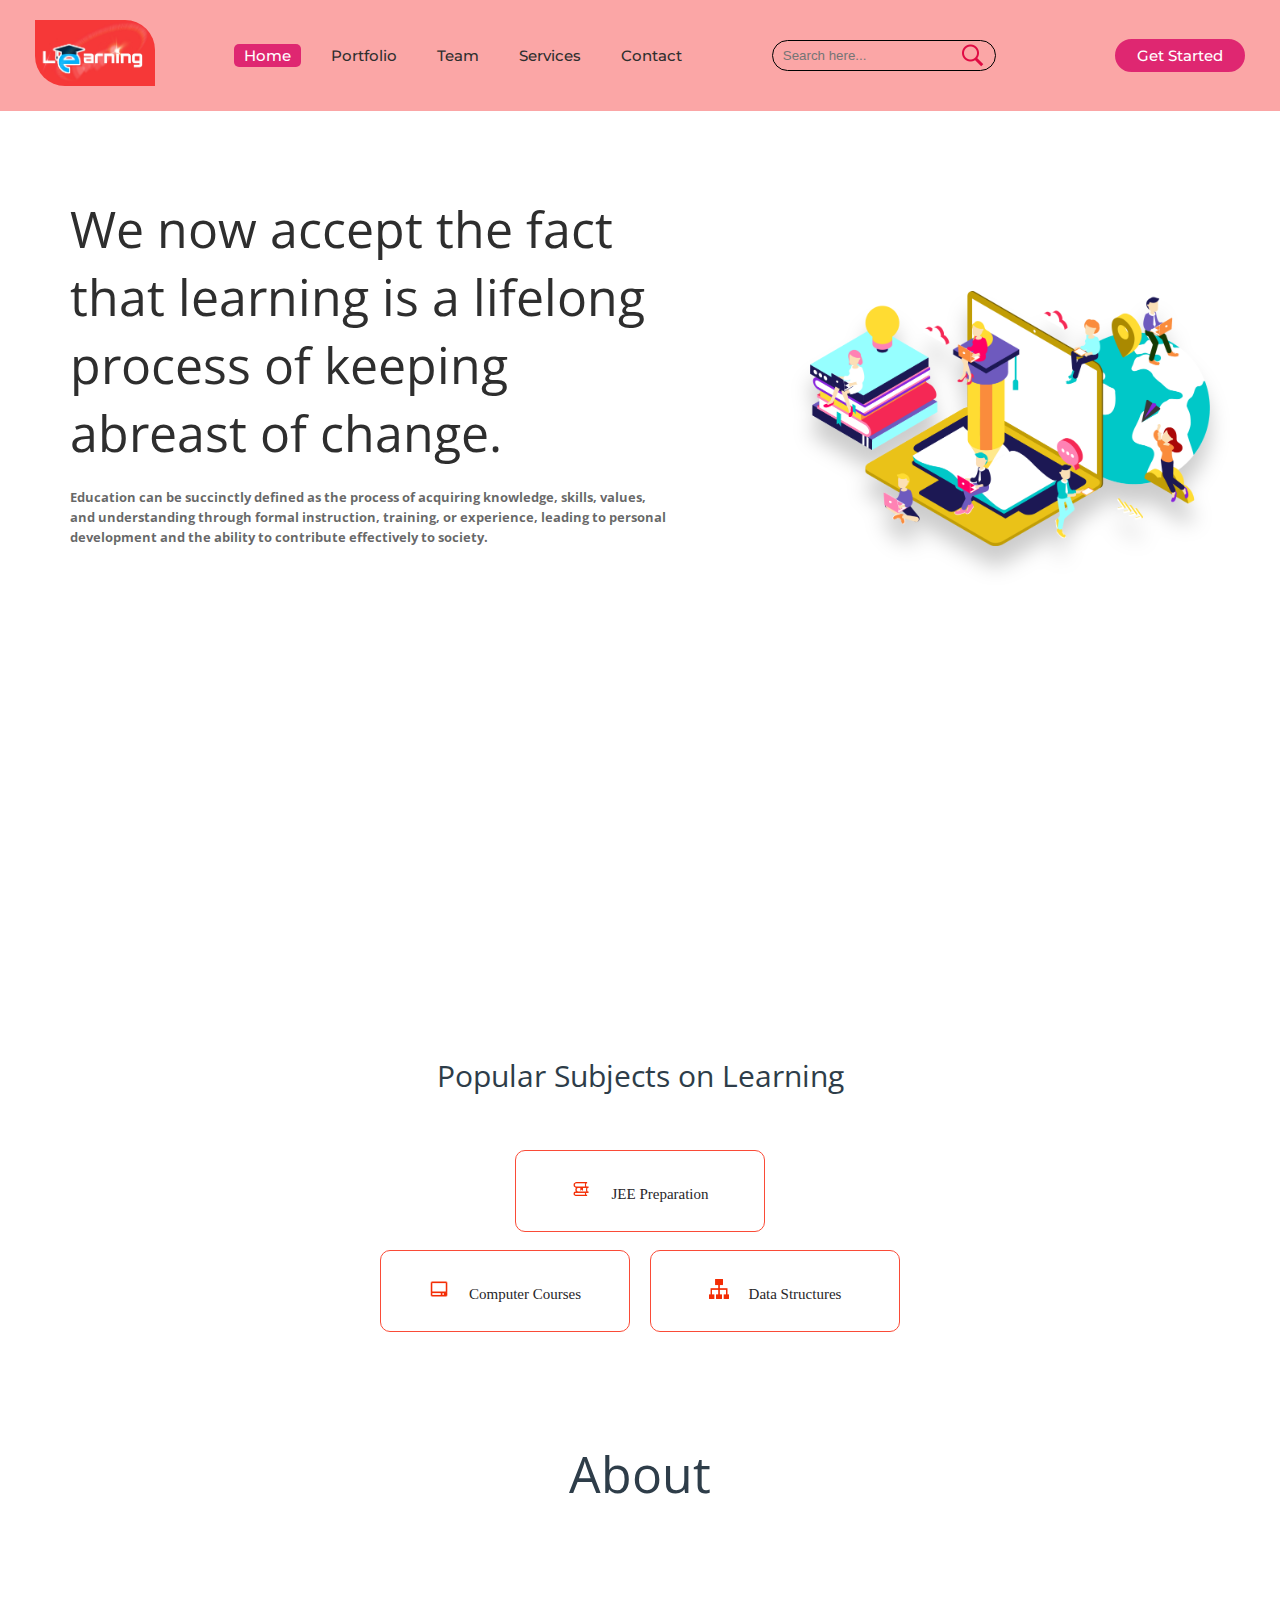
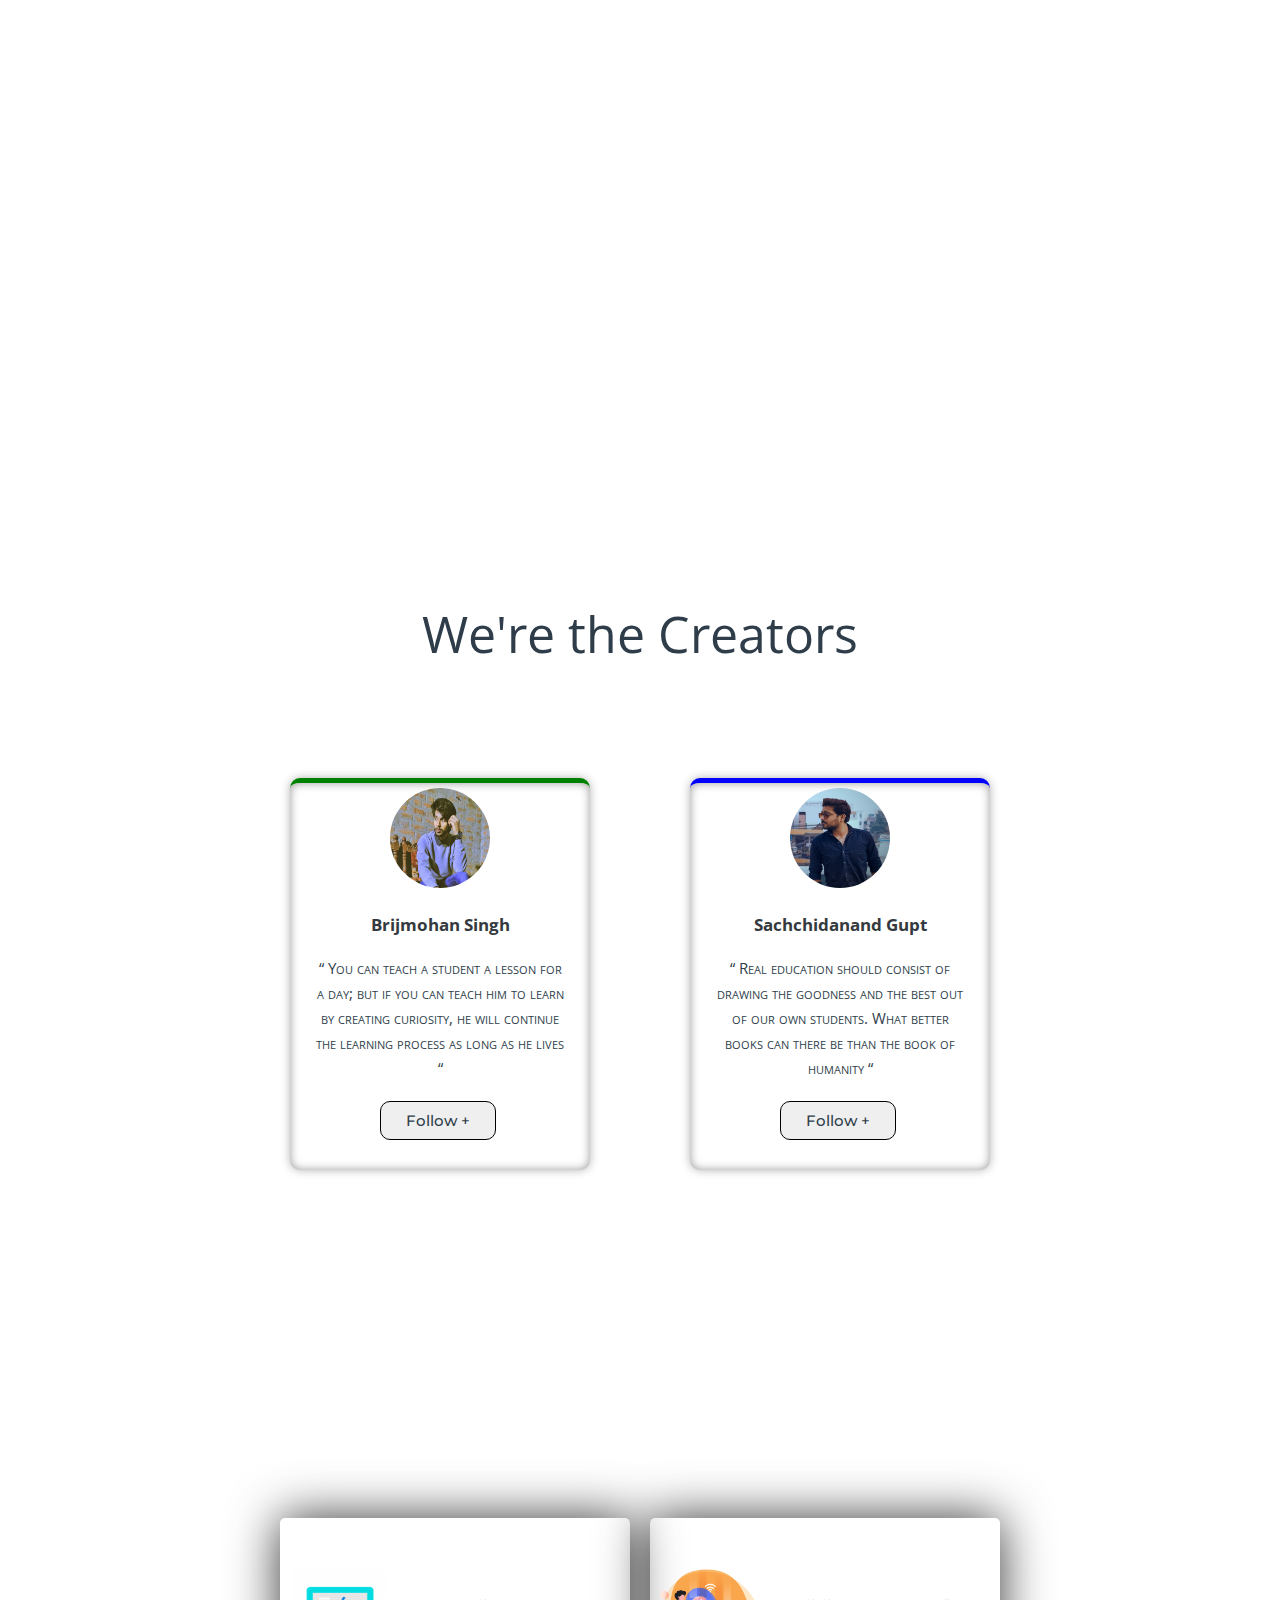
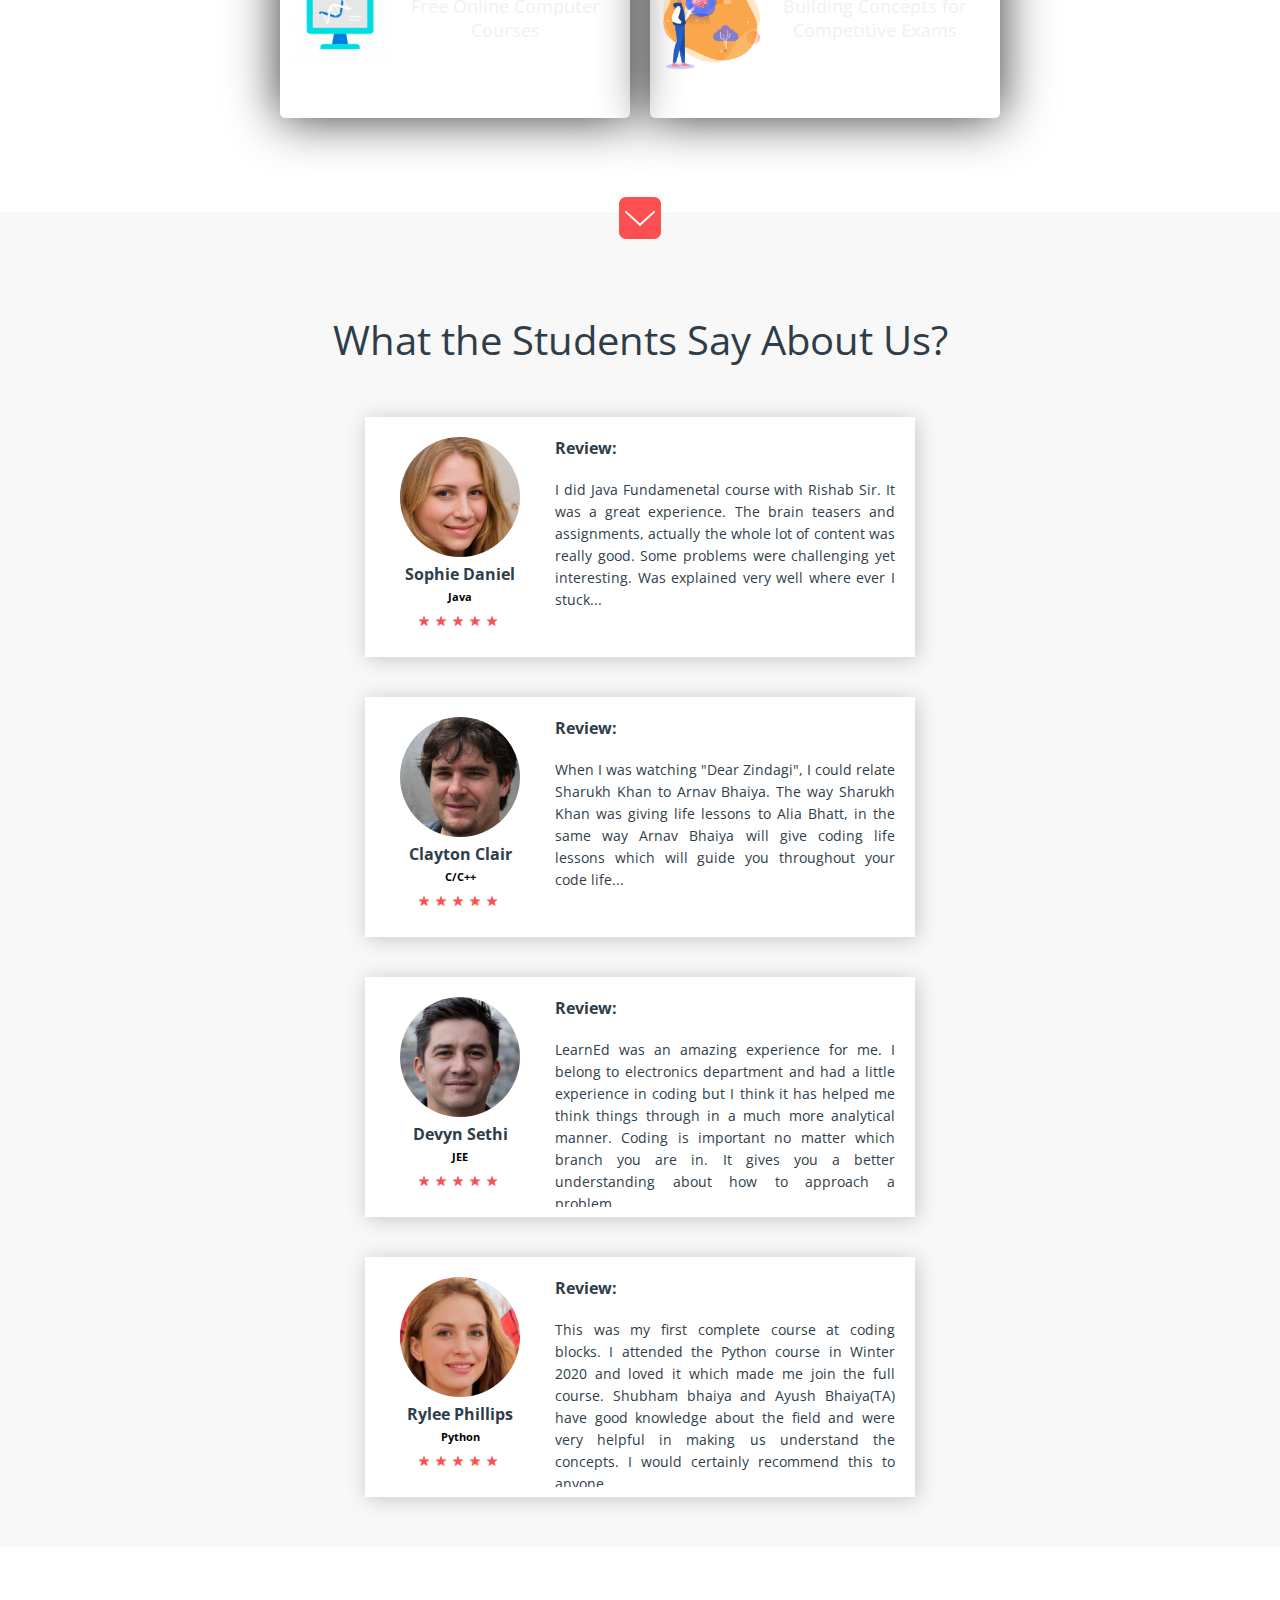
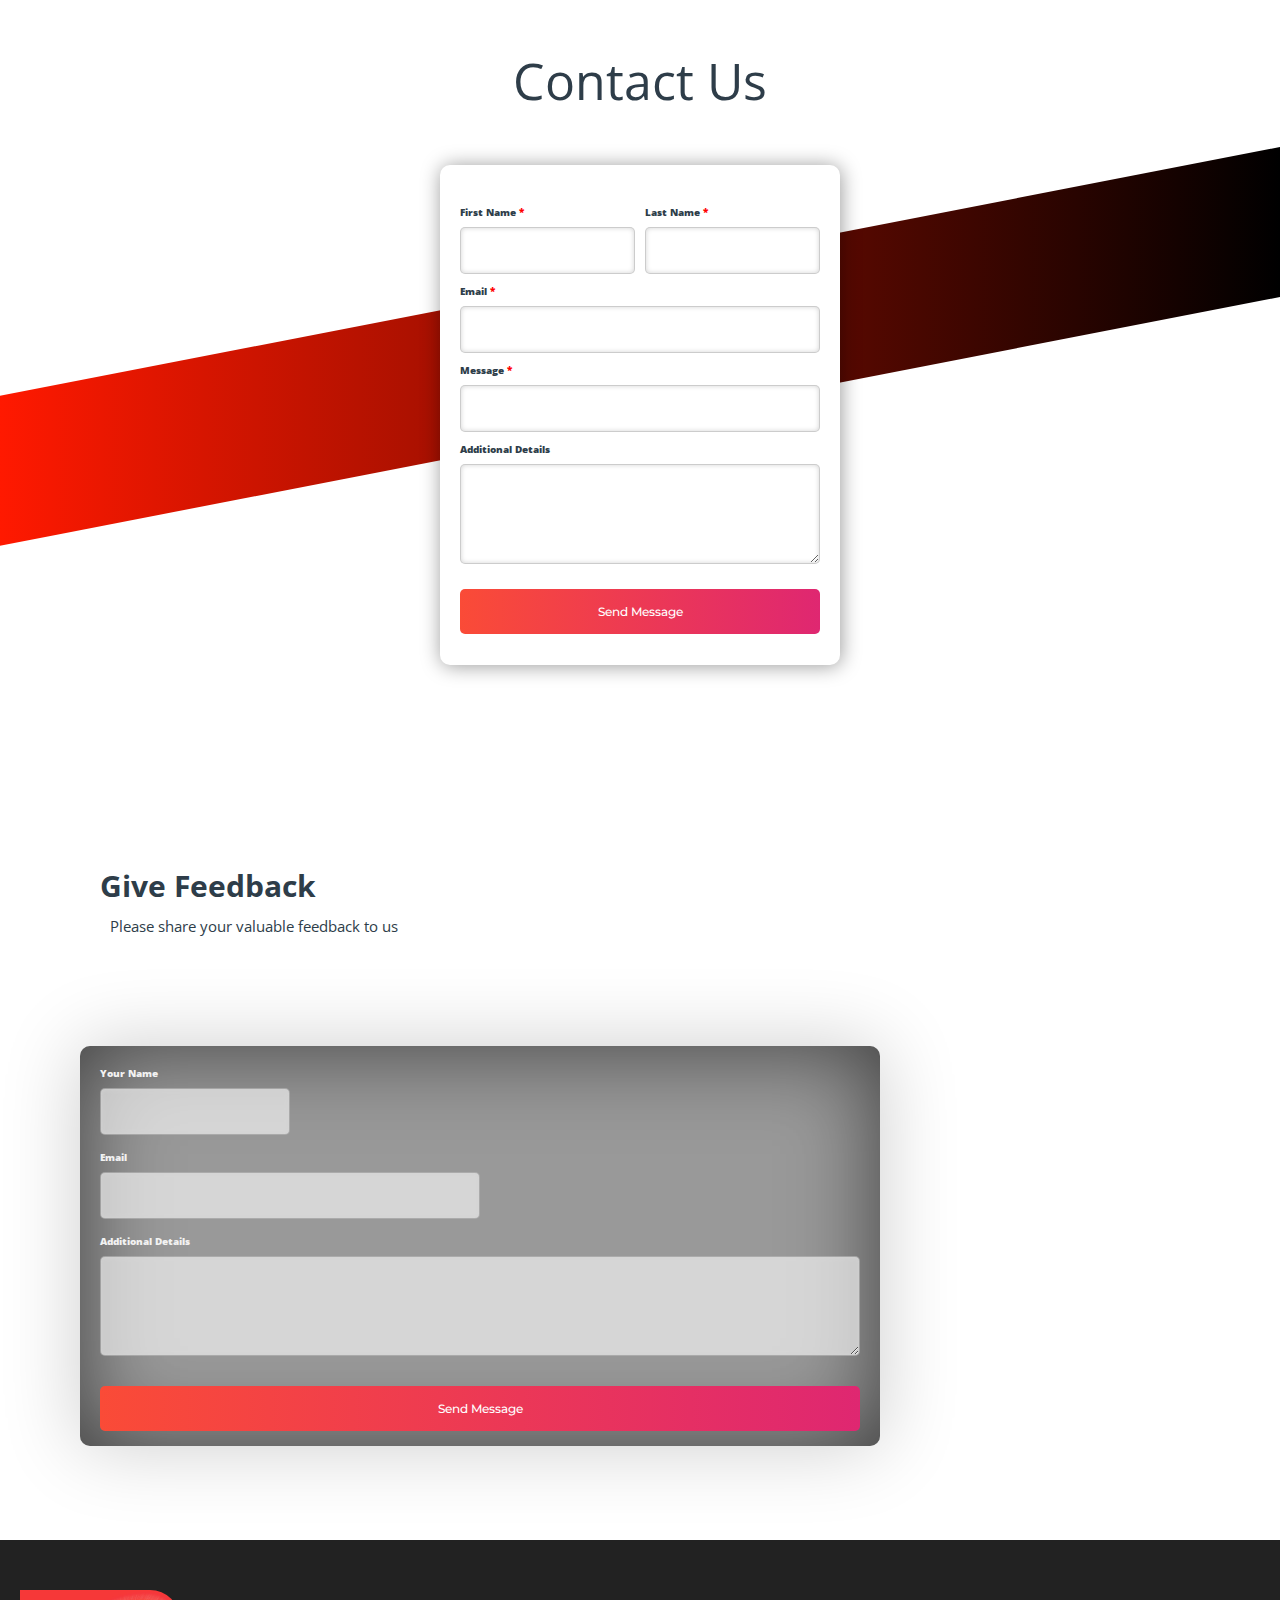
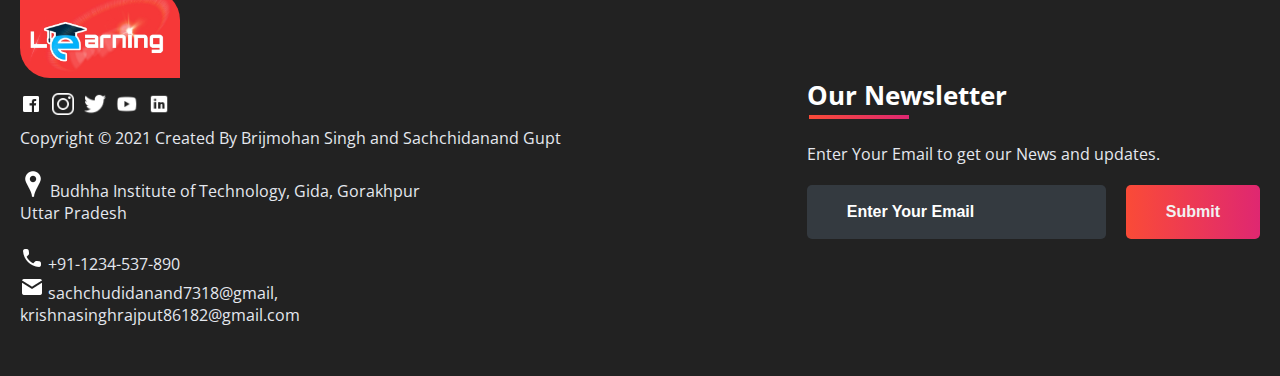
<file: index.html>
<!DOCTYPE html>
<html>
<head>
	<link rel="shortcut icon" type="png" href="images/icon/favicon.png">
	<meta charset="utf-8">
	<meta http-equiv="X-UA-Comaptible" content="IE=edge">
	<title>The LearnEd</title>
	<meta name="viewport" content="width=device-width, initial-scale=1">
	<link rel="stylesheet" type="text/css" href="style.css">
	<script type="text/javascript" src="script.js"></script>
	<script src="https://code.jquery.com/jquery-3.2.1.js"></script>
</head>
<body>
<!-- Navigation Bar -->
	<header id="header">
		<nav>
			<div class="logo"><img src="images/icon/logo1.jpg" alt="logo"></div>
			<ul>
				<li><a class="active" href="">Home</a></li>
				<li><a href="https://main--zesty-kelpie-85dc4e.netlify.app/">Portfolio</a></li>
				<li><a href="#team_section">Team</a></li>
				<li><a href="#services_section">Services</a></li>
				<li><a href="#contactus_section">Contact</a></li>
			</ul>
			<div class="srch"><input type="text" class="search" placeholder="Search here..."><img src="images/icon/search.png" alt="search" onclick=slide()></div>
			<a class="get-started" href="login.html">Get Started</a>
			<img src="images/icon/menu.png" class="menu" onclick="sideMenu(0)" alt="menu">
		</nav>
		<div class="head-container">
			<div class="quote">
				<p>We now accept the fact that learning is a lifelong process of keeping abreast of change.</p>
				<h5>Education can be succinctly defined as the process of acquiring knowledge, skills, values, and understanding through formal instruction, training, or experience, leading to personal development and the ability to contribute effectively to society.</h5>
			</div>
			<div class="svg-image">
				<img src="images/extra/svg1.jpg" alt="svg">
			</div>
		</div>
		<div class="side-menu" id="side-menu">
			<div class="close" onclick="sideMenu(1)"><img src="images/icon/close.png" alt=""></div>
			<ul>
				<li><a href="#about_section">About</a></li>
				<li><a href="https://main--zesty-kelpie-85dc4e.netlify.app/">Portfolio</a></li>
				<li><a href="#team_section">Team</a></li>
				<li><a href="#services_section">Services</a></li>
				<li><a href="#contactus_section">Contact</a></li>
				<li><a href="#feedBACK">Feedback</a></li>
			</ul>
		</div>
	</header>


<!-- Some Popular Subjects -->
	<div class="title">
		<span>Popular Subjects on Learning</span>
	</div>
	<br><br>
	<div class="course">
		<center><div class="cbox">
		<div class="det"><a href="subjects/jee.html"><img src="images/courses/book.png">JEE Preparation</a></div>
		</div></center>
		<div class="cbox">
		<div class="det"><a href="subjects/computer_courses.html"><img src="images/courses/computer.png">Computer Courses</a></div>
		<div class="det"><a href="subjects/computer_courses.html#data"><img src="images/courses/data.png">Data Structures</a></div>
		</div>
	</div>

	
<!-- ABOUT -->
	<div class="diffSection" id="about_section">
		<center><p style="font-size: 50px; padding: 100px">About</p></center>
		<div class="about-content">
				<div class="side-image">
					<img class="sideImage" src="images/extra/e3.jpg">
				</div>
				<div class="side-text">
					<h2>What you think about us ?</h2>
					<p>Utilizing HTML, CSS, and JavaScript, we can create educational websites that serve as dynamic platforms for facilitating learning and enhancing the acquisition of knowledge, skills, values, beliefs, and habits. These websites incorporate various educational methods such as teaching, training, storytelling, discussion, and directed research to engage learners effectively. By integrating interactive elements such as games, videos, and topic-related resources, these websites transform the learning process into an entertaining and attractive experience for students, particularly in the contemporary digital age. Through the creative application of web development technologies, we can make learning more accessible, engaging, and enjoyable, thereby fostering a deeper understanding and appreciation for the subject matter.</p>
				</div>
		</div>
	</div>



<!-- TEAM -->
	<div class="diffSection" id="team_section">
		<center><p style="font-size: 50px; padding-top: 100px; padding-bottom: 60px;">We're the Creators</p></center>
		<div class="totalcard">
			<div class="card">
				<center><img src="images/creator/iii.jpg"></center>
				<center><div class="card-title">Brijmohan Singh</div>
				<div id="detail">
					<p>“ You can teach a student a lesson for a day; but if you can teach him to learn by creating curiosity, he will continue the learning process as long as he lives “</p>
					<div class="duty"></div>
					<a href="https://www.linkedin.com/in/brijmohan-singh-6ab3a826a/" target="_blank"><button class="btn-roshan">Follow +</button></a>
				</div>
				</center>
			</div>
			<div class="card">
				<center><img src="images/creator/sachhii.jpg"></center>
				<center><div class="card-title">Sachchidanand Gupt</div>
				<div id="detail">
					<p>“ Real education should consist of drawing the goodness and the best out of our own students. What better books can there be than the book of humanity “</p>
					<div class="duty"></div>
					<a href="https://www.linkedin.com/in/sachchidanand-gupt-a3864727a" target="_blank"><button class="btn-akhil">Follow +</button></a>
				</div>
				</center>
			</div>
		</div>
	</div>


<!-- SERVICES -->
	<div class="service-swipe">
		<div class="diffSection" id="services_section">
		<center><p style="font-size: 50px; padding: 100px; padding-bottom: 40px; color: #fff;">Services</p></center>
		</div>
		<a href="subjects/computer_courses.html"><div class="s-card"><img src="images/icon/computer-courses.png"><p>Free Online Computer Courses</p></div></a>
		<a href="subjects/jee.html"><div class="s-card"><img src="images/icon/brainbooster.png"><p>Building Concepts for Competitive Exams</p></div></a>
		</div>

<!-- Reviews by Students -->
<div id="makeitfull">
	<a href="#review_section"><img src="images/icon/makeitfull.png"></a>
</div>
<div class="review">
	<div class="diffSection" id="review_section">
		<center><p style="font-size: 40px; padding: 100px; padding-bottom: 40px; color: #2E3D49;">What the Students Say About Us?</p></center>
	</div>
	<div class="rev-container">
		<div class="rev-card">
			<div class="identity">
				<img src="images/creator/humanNotExist1.jpg"><p>Sophie Daniel</p>
				<h6>Java</h6>
				<div class="rating"><img src="images/icon/star.png"><img src="images/icon/star.png"><img src="images/icon/star.png"><img src="images/icon/star.png"><img src="images/icon/star.png"></div>
			</div>
			<div class="rev-cont">
				<p id="title">Review:</p>
				<p id="content">
					I did Java Fundamenetal course with Rishab Sir. It was a great experience. The brain teasers and assignments, actually the whole lot of content was really good. Some problems were challenging yet interesting. Was explained very well where ever I stuck...
				</p>
			</div>
		</div>
		<div class="rev-card">
			<div class="identity">
				<img src="images/creator/humanNotExist2.jpg"><p>Clayton Clair</p>
				<h6>C/C++</h6>
				<div class="rating"><img src="images/icon/star.png"><img src="images/icon/star.png"><img src="images/icon/star.png"><img src="images/icon/star.png"><img src="images/icon/star.png"></div>
			</div>
			<div class="rev-cont">
				<p id="title">Review:</p>
				<p id="content">
					When I was watching "Dear Zindagi", I could relate Sharukh Khan to Arnav Bhaiya. The way Sharukh Khan was giving life lessons to Alia Bhatt, in the same way Arnav Bhaiya will give coding life lessons which will guide you throughout your code life...
				</p>
			</div>
		</div>
		<div class="rev-card">
			<div class="identity">
				<img src="images/creator/humanNotExist3.jpg"><p>Devyn Sethi</p>
				<h6>JEE</h6>
				<div class="rating"><img src="images/icon/star.png"><img src="images/icon/star.png"><img src="images/icon/star.png"><img src="images/icon/star.png"><img src="images/icon/star.png"></div>
			</div>
			<div class="rev-cont">
				<p id="title">Review:</p>
				<p id="content">
					LearnEd was an amazing experience for me. I belong to electronics department and had a little experience in coding but I think it has helped me think things through in a much more analytical manner. Coding is important no matter which branch you are in. It gives you a better understanding about how to approach a problem...
				</p>
			</div>
		</div>
		<div class="rev-card">
			<div class="identity">
				<img src="images/creator/humanNotExist4.jpg"><p>Rylee Phillips</p>
				<h6>Python</h6>
				<div class="rating"><img src="images/icon/star.png"><img src="images/icon/star.png"><img src="images/icon/star.png"><img src="images/icon/star.png"><img src="images/icon/star.png"></div>
			</div>
			<div class="rev-cont">
				<p id="title">Review:</p>
				<p id="content">
					This was my first complete course at coding blocks. I attended the Python course in Winter 2020 and loved it which made me join the full course. Shubham bhaiya and Ayush Bhaiya(TA) have good knowledge about the field and were very helpful in making us understand the concepts. I would certainly recommend this to anyone...
				</p>
			</div>
		</div>
	</div>
</div>

<!-- CONTACT US -->
	<div class="diffSection" id="contactus_section">
		<center><p style="font-size: 50px; padding: 100px">Contact Us</p></center>
		<div class="csec"></div>
		<div class="back-contact">
			<div class="cc">
			<form action="mailto:krishnasinghrajput86182@gmail.com" method="post" enctype="text/plain">
				<label>First Name <span class="imp">*</span></label><label style="margin-left: 185px">Last Name <span class="imp">*</span></label><br>
				<center>
				<input type="text" name="" style="margin-right: 10px; width: 175px" required="required"><input type="text" name="lname" style="width: 175px" required="required"><br>
				</center>
				<label>Email <span class="imp">*</span></label><br>
				<input type="email" name="mail" style="width: 100%" required="required"><br>
				<label>Message <span class="imp">*</span></label><br>
				<input type="text" name="message" style="width: 100%" required="required"><br>
				<label>Additional Details</label><br>
				<textarea name="addtional"></textarea><br>
				<button type="submit" id="csubmit">Send Message</button>
			</form>
			</div>
		</div>
	</div>


<!-- FEEDBACK -->
	<div class="title2" id="feedBACK">
		<span>Give Feedback</span>
		<div class="shortdesc2">
			<p>Please share your valuable feedback to us</p>
		</div>
	</div>

	<div class="feedbox">
		<div class="feed">
			<form action="mailto:krishnasinghrajput86182@gmail.com" method="post" enctype="text/plain">
				<label>Your Name</label><br>
				<input type="text" name="" class="fname" required="required"><br>
				<label>Email</label><br>
				<input type="email" name="mail" required="required"><br>
				<label>Additional Details</label><br>
				<textarea name="addtional"></textarea><br>
				<button type="submit" id="csubmit">Send Message</button>
			</form>
		</div>
	</div>
<br><br>
<!-- FOOTER -->
	<footer>
		<div class="footer-container">
			<div class="left-col">
				<img src="images/icon/logo1.jpg" style="width: 160px;border-top-right-radius: 30px; border-bottom-left-radius: 30px;">
				
				<div class="social-media">
					<a href="#"><img src="images/icon\fb.png"></a>
					<a href="#"><img src="images/icon\insta.png"></a>
					<a href="#"><img src="images/icon\tt.png"></a>
					<a href="#"><img src="images/icon\ytube.png"></a>
					<a href="#"><img src="images/icon\linkedin.png"></a>
				</div><br><br>
				<p class="rights-text">Copyright © 2021 Created By Brijmohan Singh and Sachchidanand Gupt</p>
				<br><p><img src="images/icon/location.png"> Budhha Institute of Technology, Gida, Gorakhpur<br>Uttar Pradesh</p><br>
				<p><img src="images/icon/phone.png"> +91-1234-537-890<br><img src="images/icon/mail.png">&nbsp;sachchudidanand7318@gmail,<br> krishnasinghrajput86182@gmail.com</p>
			</div>
			<div class="right-col">
				<h1 style="color: #fff">Our Newsletter</h1>
				<div class="border"></div><br>
				<p>Enter Your Email to get our News and updates.</p>
				<form class="newsletter-form">
					<input class="txtb" type="email" placeholder="Enter Your Email">
					<input class="btn" type="submit" value="Submit">
				</form>
			</div>
		</div>
	</footer>

</body>
</html>
</file>
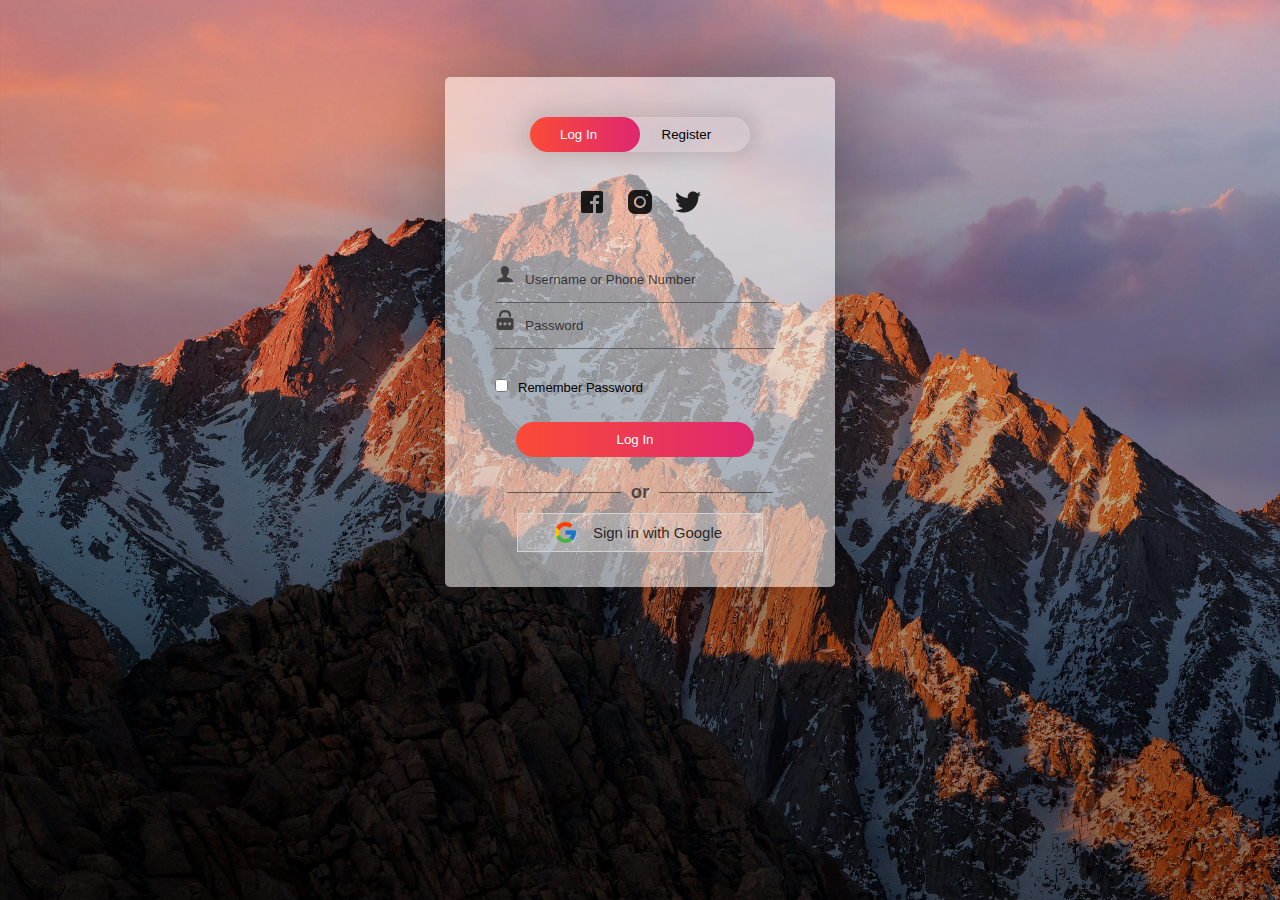
<file: login.html>
<!DOCTYPE html>
<html>
<head>
	<link rel="shortcut icon" type="png" href="images/icon/favicon.png">
	<title>Login SignUp</title>
	<link rel="stylesheet" type="text/css" href="loginStyle.css">
	<script src="https://ajax.googleapis.com/ajax/libs/jquery/3.4.1/jquery.min.js"></script>

  <!-- It will redirect to the Home Page after submitting the form -->
  <script>
  $(document).ready(function(){
    $("form").submit(function(){
      alert("Successfull !");
    });
  });
  </script>
</head>
<body>
		<div class="form-box">
			<div class="button-box">
				<div id="btn"></div>
				<button type="button" class="toggle-btn" id="log" onclick="login()" style="color: #fff;">Log In</button>
				<button type="button" class="toggle-btn" id="reg" onclick="register()">Register</button>
			</div>
			<div class="social-icons">
				<img src="images/icon/fb2.png">
				<img src="images/icon/insta2.png">
				<img src="images/icon/tt2.png">
			</div>
			
			<!-- Login Form -->
			<form id="login" class="input-group" action="index.html">
				<div class="inp">
					<img src="images/icon/user.png"><input type="text" id="email" class="input-field" placeholder="Username or Phone Number" style="width: 88%; border:none;" required="required">
				</div>
				<div class="inp">
					<img src="images/icon/password.png"><input type="password" id="password" class="input-field" placeholder="Password" style="width: 88%; border: none;" required="required">
				</div>
				<input type="checkbox" class="check-box">Remember Password
				<button type="submit" class="submit-btn">Log In</button>
			</form>


			<div class="other" id="other">
				<div class="instead">
					<h3>or</h3>
				</div>
				<button class="connect" onclick="google()">
					<img src="images/icon/google.png"><span>Sign in with Google</span>
				</button>
			</div>
			
			<!-- Registration Form -->
			<form id="register" class="input-group">
				<input type="text" class="input-field" placeholder="Full Name" required="required">
				<input type="email" class="input-field" placeholder="Email Address" required="required">
				<input type="password" class="input-field" placeholder="Create Password" name="psame" required="required">
				<input type="password" class="input-field" placeholder="Confirm Password" name="psame" required="required">
				<input type="checkbox" class="check-box" id="chkAgree" onclick="goFurther()">I agree to the Terms & Conditions
				<button type="submit" id="btnSubmit" class="submit-btn reg-btn">Register</button>
			</form>
		</div>
		<script type="text/javascript" src="script.js"></script>
</body>
</html>
</file>
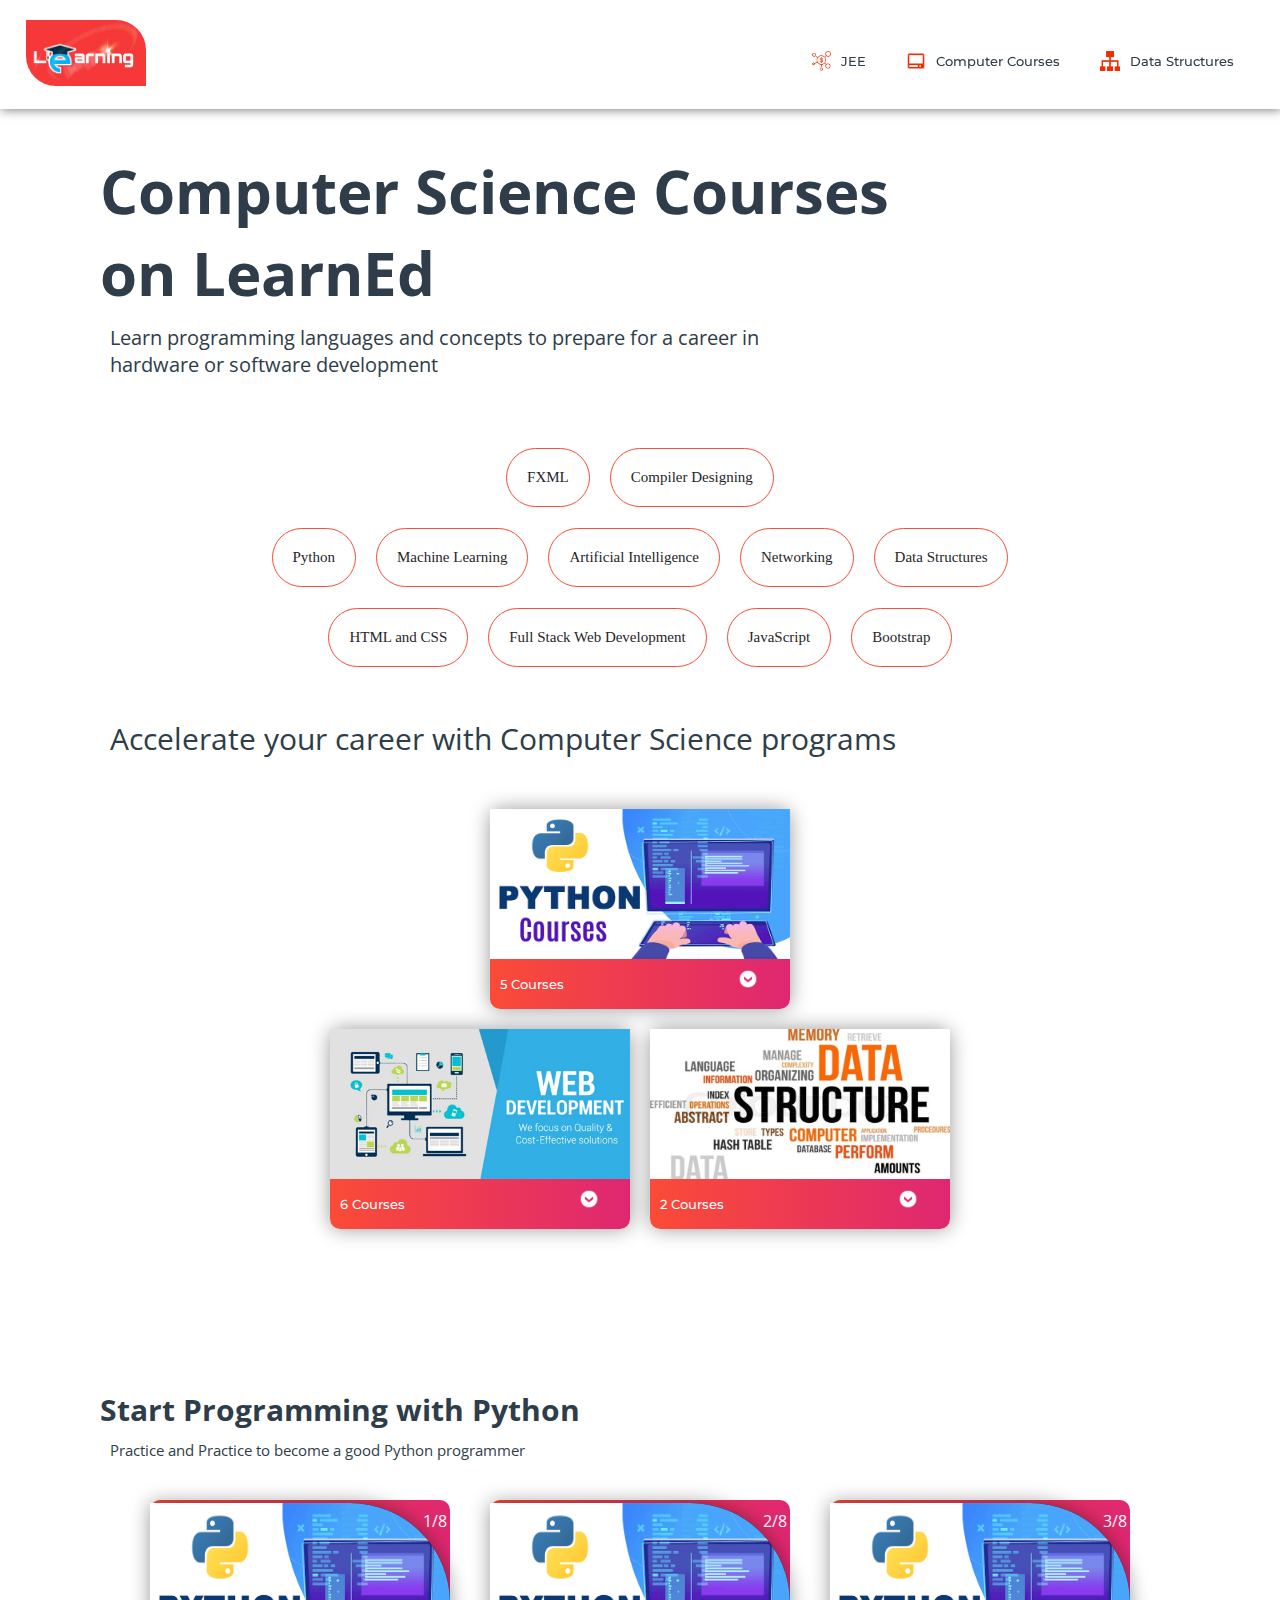
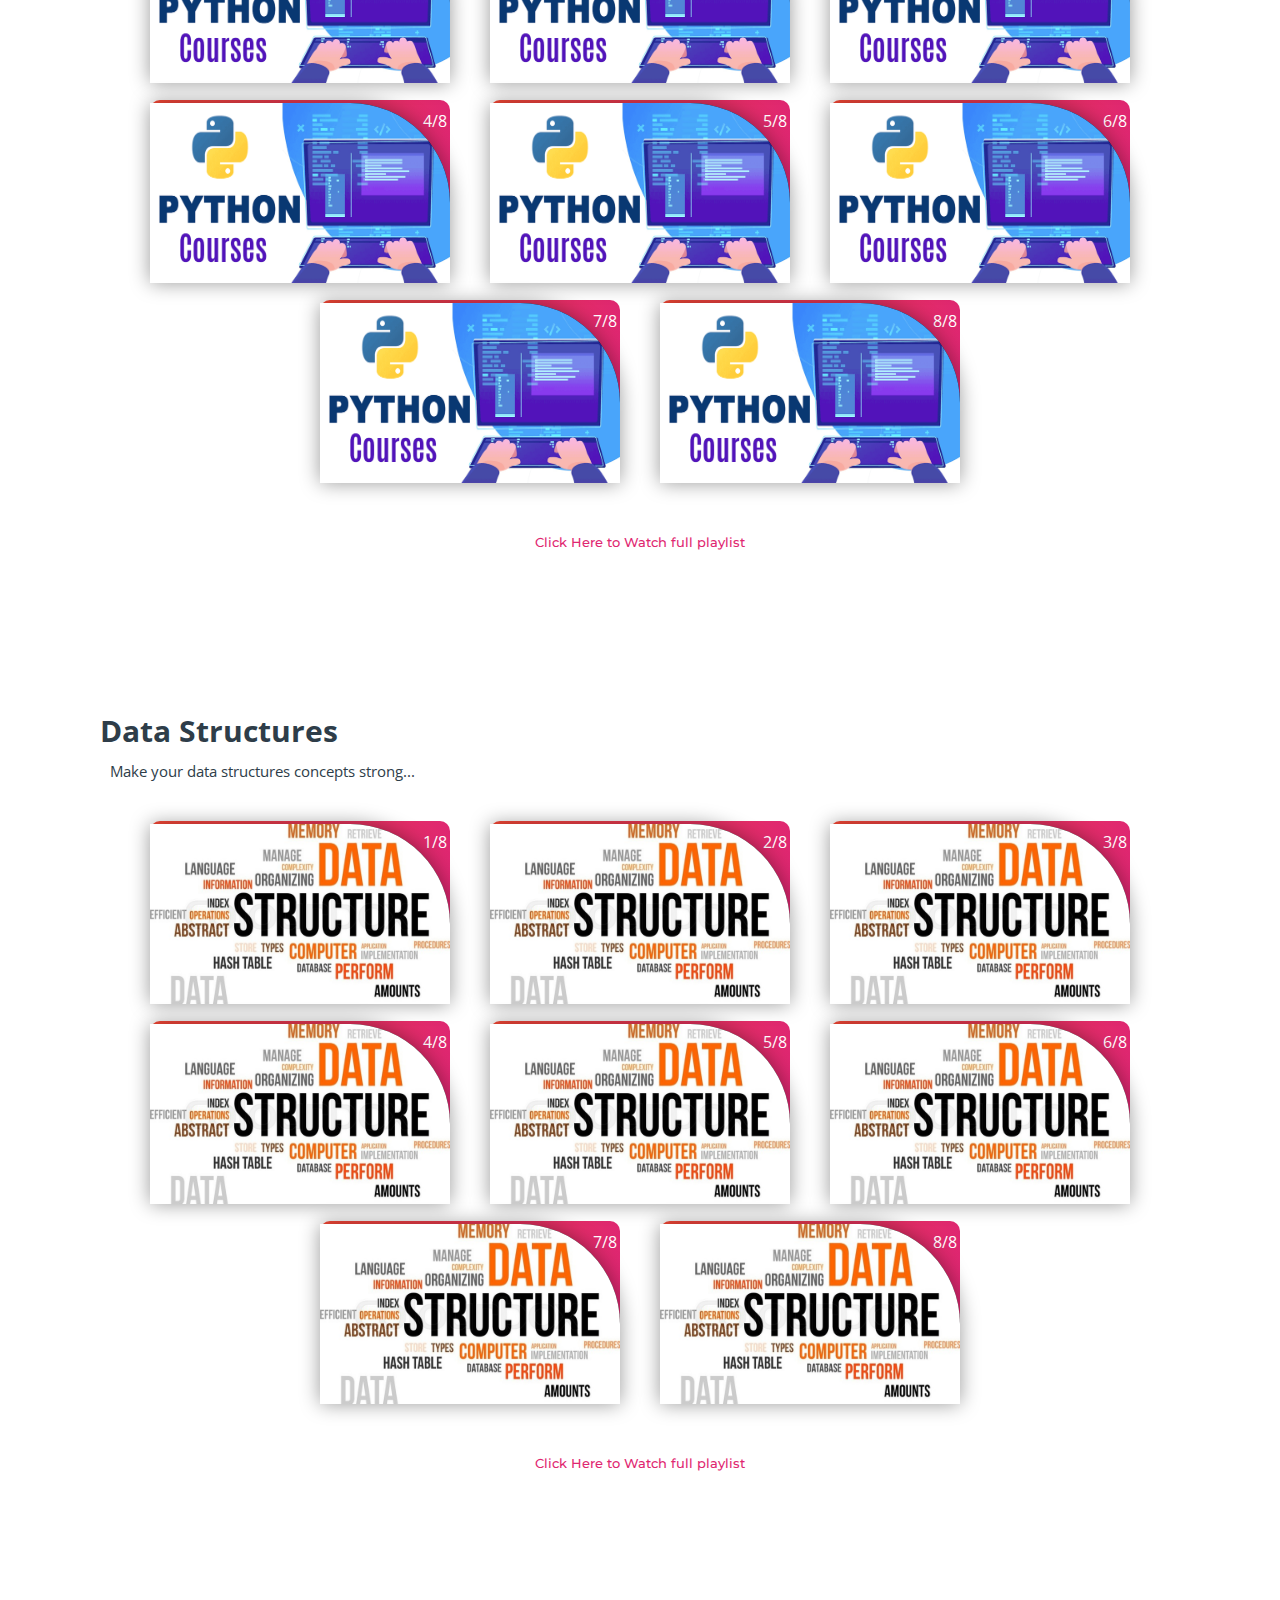
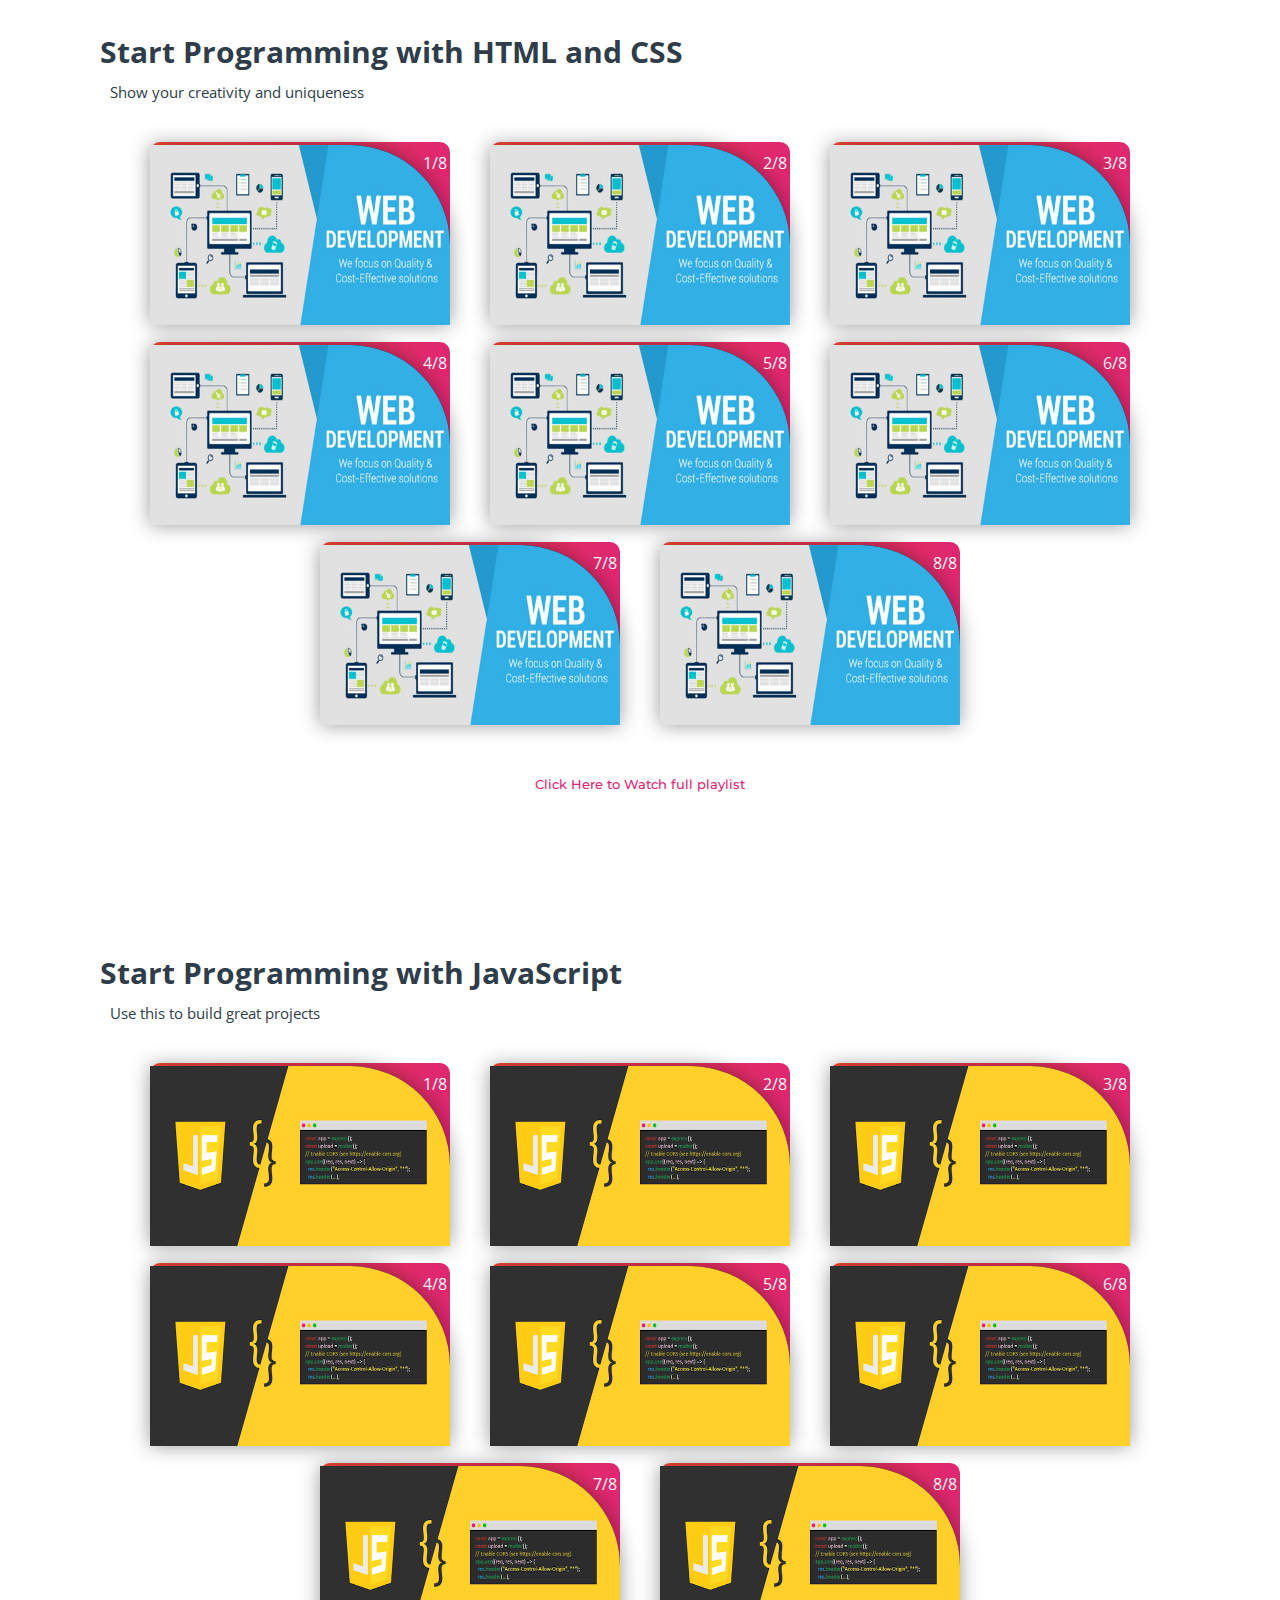
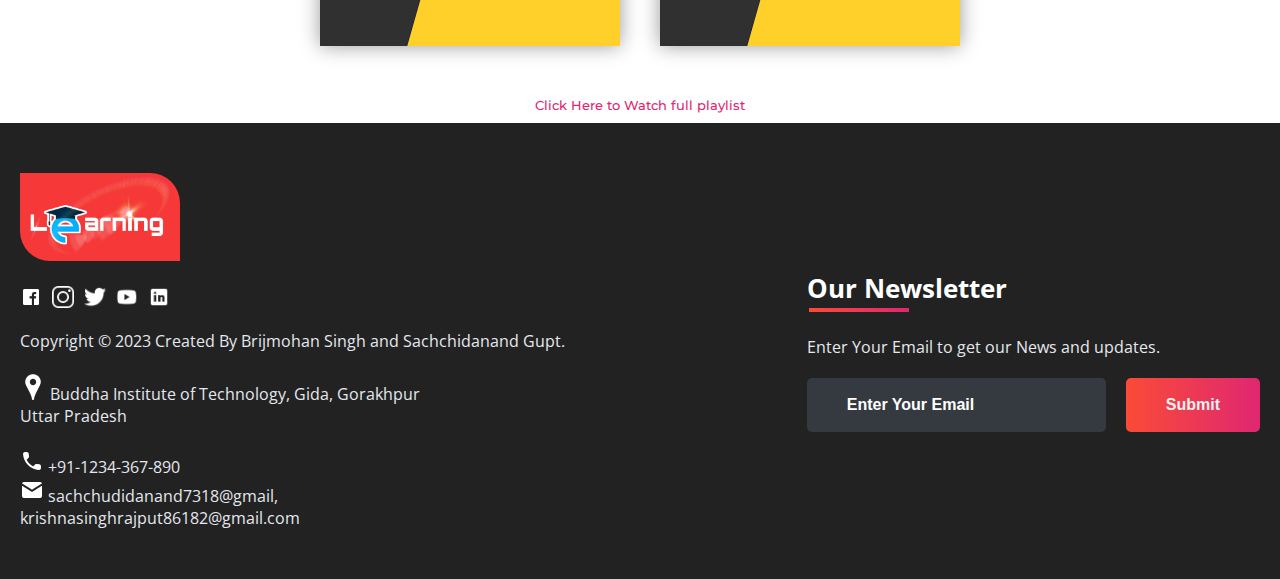
<file: subjects/computer_courses.html>
<!DOCTYPE html>
<html>
<head>
	<link rel="shortcut icon" type="png" href="../images/icon/favicon.png">
	<title>Computer Science Courses on LearnEd</title>
	<link rel="stylesheet" type="text/css" href="subjects.css">
	<script type="text/javascript" src="../script.js"></script>
</head>
<body>
	
<!-- NAVIGATION -->
	<header>
		<div class="nav" id="nav">
			<div id="learned-logo">
			<a href="../index.html"><img src="../images/icon/logo1.jpg" style="width: 120px; border-top-right-radius: 30px; border-bottom-left-radius: 30px;"></a></div>
			<div class="switch-tab" id="switch-tab" onclick="switchTAB()"><img src="../images/icon/menu.png"></div>
			<ul id="list-switch">
				<li><a href="jee.html"><img src="../images/courses/d1.png" class="icon">JEE</a></li>
				<!-- <li><a href="gate.html"><img src="../images/courses/paper.png" class="icon">GATE</a></li> -->
				<li><a href="#"><img src="../images/courses/computer.png" class="icon">Computer Courses</a></li>
				<li><a href="#data"><img src="../images/courses/data.png" class="icon">Data Structures</a></li>
				<!-- <li><a href="#algo"><img src="../images/courses/algo.png" class="icon">Algorithm</a></li> -->
				<!-- <li><a href="#projects"><img src="../images/courses/projects.png" class="icon">Projects</a></li> -->
			</ul>
			<div class="search" id="search-switch">
				<input type="search" placeholder="Search" class="srch"><button id="srchbtn"><img src="../images/icon/search.png"></button>
			</div>
		</div>
	</header>
	

<!-- MAIN Heading of Page -->
	<div class="title">
		<span>Computer Science Courses<br>on LearnEd</span>
		<div class="shortdesc">
			<p>Learn programming languages and concepts to prepare for a career in<br>hardware or software development</p>
		</div>
	</div>


<!-- Some KeyWords related to Topic -->
	<div class="course">
		<div class="cbox">
		<div class="det"><a href="https://docs.oracle.com/javafx/2/get_started/fxml_tutorial.htm">FXML</a></div>
		<div class="det"><a href="https://www.geeksforgeeks.org/introduction-of-compiler-design/">Compiler Designing</a></div>
		</div>
		<div class="cbox">
		<div class="det"><a href="#python">Python</a></div>
		<div class="det"><a href="https://www.coursera.org/learn/machine-learning">Machine Learning</a></div>
		<div class="det"><a href="https://en.wikipedia.org/wiki/Artificial_intelligence">Artificial Intelligence</a></div>
		<div class="det"><a href="https://en.wikipedia.org/wiki/Network">Networking</a></div>
		<div class="det"><a href="#data">Data Structures</a></div>
		</div>
		<div class="cbox">
		<div class="det"><a href="#html_css">HTML and CSS</a></div>
		<div class="det"><a href="https://www.udacity.com/course/full-stack-web-developer-nanodegree--nd0044">Full Stack Web Development</a></div>
		<div class="det"><a href="#javascript">JavaScript</a></div>
		<div class="det"><a href="#html_css">Bootstrap</a></div>
		</div>
	</div>


<!-- Courses Available -->
	<div class="inbt">
		Accelerate your career with Computer Science programs
	</div>

	<div class="ccard">
	<center>
		<div class="ccardbox">
			<div class="dcard">
				<div class="fpart"><img src="../images/courses/python-course.png"></div>
				<a href="#python"><div class="spart">5 Courses <img src="../images/icon/dropdown.png"></div></a>
			</div>
		</div>
		<div class="ccardbox">
			<div class="dcard">
				<div class="fpart"><img src="../images/courses/web-course.jpg"></div>
				<a href="#html_css"><div class="spart">6 Courses <img src="../images/icon/dropdown.png"></div></a>
			</div>
			<div class="dcard">
				<div class="fpart"><img src="../images/courses/data-course.jpg"></div>
				<a href="#data"><div class="spart">2 Courses <img src="../images/icon/dropdown.png"></div></a>
			</div>
		</div>
	</center>
	</div>



<!-- Videos on PYTHON Lectures -->

	<div class="title2" id="python">
		<span>Start Programming with Python</span>
		<div class="shortdesc2">
			<p>Practice and Practice to become a good Python programmer</p>
		</div>
	</div>
	<center>
		<div class="ccardbox2">
			<div class="dcard2"><span class="tag" >1/8</span>
				<div class="fpart2"><img src="../images/courses/python-course.png">
					<iframe src="https://www.youtube.com/embed/QXeEoD0pB3E" frameborder="0" allow="accelerometer; autoplay; encrypted-media; gyroscope; picture-in-picture" allowfullscreen></iframe>
				</div>
			</div>
			<div class="dcard2"><span class="tag" >2/8</span>
				<div class="fpart2"><img src="../images/courses/python-course.png">
					<iframe src="https://www.youtube.com/embed/QXeEoD0pB3E" frameborder="0" allow="accelerometer; autoplay; encrypted-media; gyroscope; picture-in-picture" allowfullscreen></iframe>
				</div>
			</div>
			<div class="dcard2"><span class="tag" >3/8</span>
				<div class="fpart2"><img src="../images/courses/python-course.png">
					<iframe src="https://www.youtube.com/embed/QXeEoD0pB3E" frameborder="0" allow="accelerometer; autoplay; encrypted-media; gyroscope; picture-in-picture" allowfullscreen></iframe>
				</div>
			</div>
			<div class="dcard2"><span class="tag" >4/8</span>
				<div class="fpart2"><img src="../images/courses/python-course.png">
					<iframe src="https://www.youtube.com/embed/QXeEoD0pB3E" frameborder="0" allow="accelerometer; autoplay; encrypted-media; gyroscope; picture-in-picture" allowfullscreen></iframe>
				</div>
			</div>
		
			<div class="dcard2"><span class="tag" >5/8</span>
				<div class="fpart2"><img src="../images/courses/python-course.png">
					<iframe src="https://www.youtube.com/embed/QXeEoD0pB3E" frameborder="0" allow="accelerometer; autoplay; encrypted-media; gyroscope; picture-in-picture" allowfullscreen></iframe>
				</div>
			</div>
			<div class="dcard2"><span class="tag" >6/8</span>
				<div class="fpart2"><img src="../images/courses/python-course.png">
					<iframe src="https://www.youtube.com/embed/QXeEoD0pB3E" frameborder="0" allow="accelerometer; autoplay; encrypted-media; gyroscope; picture-in-picture" allowfullscreen></iframe>
				</div>
			</div>
			<div class="dcard2"><span class="tag" >7/8</span>
				<div class="fpart2"><img src="../images/courses/python-course.png">
					<iframe src="https://www.youtube.com/embed/QXeEoD0pB3E" frameborder="0" allow="accelerometer; autoplay; encrypted-media; gyroscope; picture-in-picture" allowfullscreen></iframe>
				</div>
			</div>
			<div class="dcard2"><span class="tag" >8/8</span>
				<div class="fpart2"><img src="../images/courses/python-course.png">
					<iframe src="https://www.youtube.com/embed/QXeEoD0pB3E" frameborder="0" allow="accelerometer; autoplay; encrypted-media; gyroscope; picture-in-picture" allowfullscreen></iframe>
				</div>
			</div>
		</div>
	</center>

<br><br>
	<div class="click-me">
		<a href="https://youtu.be/QXeEoD0pB3E" target="_blank">Click Here to Watch full playlist</a>
	</div>
<!-- Videos on DATA STRUCTURES Lectures -->

	<div class="title2" id="data">
		<span>Data Structures</span>
		<div class="shortdesc2">
			<p>Make your data structures concepts strong...</p>
		</div>
	</div>
	<center>
		<div class="ccardbox2">
			<div class="dcard2"><span class="tag" >1/8</span>
				<div class="fpart2"><img src="../images/courses/data-course.jpg">
					<iframe src="https://www.youtube.com/embed/Db9ZYbJONHc" frameborder="0" allow="accelerometer; autoplay; encrypted-media; gyroscope; picture-in-picture" allowfullscreen></iframe>
				</div>
			</div>
			<div class="dcard2"><span class="tag" >2/8</span>
				<div class="fpart2"><img src="../images/courses/data-course.jpg">
					<iframe src="https://www.youtube.com/embed/Db9ZYbJONHc" frameborder="0" allow="accelerometer; autoplay; encrypted-media; gyroscope; picture-in-picture" allowfullscreen></iframe>
				</div>
			</div>
			<div class="dcard2"><span class="tag" >3/8</span>
				<div class="fpart2"><img src="../images/courses/data-course.jpg">
					<iframe src="https://www.youtube.com/embed/Db9ZYbJONHc" frameborder="0" allow="accelerometer; autoplay; encrypted-media; gyroscope; picture-in-picture" allowfullscreen></iframe>
				</div>
			</div>
			<div class="dcard2"><span class="tag" >4/8</span>
				<div class="fpart2"><img src="../images/courses/data-course.jpg">
					<iframe src="https://www.youtube.com/embed/Db9ZYbJONHc" frameborder="0" allow="accelerometer; autoplay; encrypted-media; gyroscope; picture-in-picture" allowfullscreen></iframe>
				</div>
			</div>
		
			<div class="dcard2"><span class="tag" >5/8</span>
				<div class="fpart2"><img src="../images/courses/data-course.jpg">
					<iframe src="https://www.youtube.com/embed/Db9ZYbJONHc" frameborder="0" allow="accelerometer; autoplay; encrypted-media; gyroscope; picture-in-picture" allowfullscreen></iframe>
				</div>
			</div>
			<div class="dcard2"><span class="tag" >6/8</span>
				<div class="fpart2"><img src="../images/courses/data-course.jpg">
					<iframe src="https://www.youtube.com/embed/Db9ZYbJONHc" frameborder="0" allow="accelerometer; autoplay; encrypted-media; gyroscope; picture-in-picture" allowfullscreen></iframe>
				</div>
			</div>
			<div class="dcard2"><span class="tag" >7/8</span>
				<div class="fpart2"><img src="../images/courses/data-course.jpg">
					<iframe src="https://www.youtube.com/embed/Db9ZYbJONHc" frameborder="0" allow="accelerometer; autoplay; encrypted-media; gyroscope; picture-in-picture" allowfullscreen></iframe>
				</div>
			</div>
			<div class="dcard2"><span class="tag" >8/8</span>
				<div class="fpart2"><img src="../images/courses/data-course.jpg">
					<iframe src="https://www.youtube.com/embed/Db9ZYbJONHc" frameborder="0" allow="accelerometer; autoplay; encrypted-media; gyroscope; picture-in-picture" allowfullscreen></iframe>
				</div>
			</div>
		</div>
	</center>
<br><br>
	<div class="click-me">
		<a href="https://www.youtube.com/watch?v=Db9ZYbJONHc" target="_blank">Click Here to Watch full playlist</a>
	</div>



<!-- Videos on HTML and CSS Lectures -->

	<div class="title2" id="html_css">
		<span>Start Programming with HTML and CSS</span>
		<div class="shortdesc2">
			<p>Show your creativity and uniqueness</p>
		</div>
	</div>
	<center>
		<div class="ccardbox2">
			<div class="dcard2"><span class="tag" >1/8</span>
				<div class="fpart2"><img src="../images/courses/web-course.jpg">
					<iframe src="https://www.youtube.com/embed/TKYsuU86-DQ" frameborder="0" allow="accelerometer; autoplay; encrypted-media; gyroscope; picture-in-picture" allowfullscreen></iframe>
				</div>
			</div>
			<div class="dcard2"><span class="tag" >2/8</span>
				<div class="fpart2"><img src="../images/courses/web-course.jpg">
					<iframe src="https://www.youtube.com/embed/TKYsuU86-DQ" frameborder="0" allow="accelerometer; autoplay; encrypted-media; gyroscope; picture-in-picture" allowfullscreen></iframe>
				</div>
			</div>
			<div class="dcard2"><span class="tag" >3/8</span>
				<div class="fpart2"><img src="../images/courses/web-course.jpg">
					<iframe src="https://www.youtube.com/embed/TKYsuU86-DQ" frameborder="0" allow="accelerometer; autoplay; encrypted-media; gyroscope; picture-in-picture" allowfullscreen></iframe>
				</div>
			</div>
			<div class="dcard2"><span class="tag" >4/8</span>
				<div class="fpart2"><img src="../images/courses/web-course.jpg">
					<iframe src="https://www.youtube.com/embed/TKYsuU86-DQ" frameborder="0" allow="accelerometer; autoplay; encrypted-media; gyroscope; picture-in-picture" allowfullscreen></iframe>
				</div>
			</div>
		
			<div class="dcard2"><span class="tag" >5/8</span>
				<div class="fpart2"><img src="../images/courses/web-course.jpg">
					<iframe src="https://www.youtube.com/embed/TKYsuU86-DQ" frameborder="0" allow="accelerometer; autoplay; encrypted-media; gyroscope; picture-in-picture" allowfullscreen></iframe>
				</div>
			</div>
			<div class="dcard2"><span class="tag" >6/8</span>
				<div class="fpart2"><img src="../images/courses/web-course.jpg">
					<iframe src="https://www.youtube.com/embed/TKYsuU86-DQ" frameborder="0" allow="accelerometer; autoplay; encrypted-media; gyroscope; picture-in-picture" allowfullscreen></iframe>
				</div>
			</div>
			<div class="dcard2"><span class="tag" >7/8</span>
				<div class="fpart2"><img src="../images/courses/web-course.jpg">
					<iframe src="https://www.youtube.com/embed/TKYsuU86-DQ" frameborder="0" allow="accelerometer; autoplay; encrypted-media; gyroscope; picture-in-picture" allowfullscreen></iframe>
				</div>
			</div>
			<div class="dcard2"><span class="tag" >8/8</span>
				<div class="fpart2"><img src="../images/courses/web-course.jpg">
					<iframe src="https://www.youtube.com/embed/TKYsuU86-DQ" frameborder="0" allow="accelerometer; autoplay; encrypted-media; gyroscope; picture-in-picture" allowfullscreen></iframe>
				</div>
			</div>
		</div>
	</center>

<br><br>
	<div class="click-me">
		<a href="https://www.youtube.com/watch?v=TKYsuU86-DQ" target="_blank">Click Here to Watch full playlist</a>
	</div>
<!-- Videos on JAVASCRIPT Lectures -->

	<div class="title2" id="javascript">
		<span>Start Programming with JavaScript</span>
		<div class="shortdesc2">
			<p>Use this to build great projects</p>
		</div>
	</div>
	<center>
		<div class="ccardbox2">
			<div class="dcard2"><span class="tag" >1/8</span>
				<div class="fpart2"><img src="../images/courses/javascript-course.jpg">
					<iframe src="https://www.youtube.com/embed/uDwSnnhl1Ng" frameborder="0" allow="accelerometer; autoplay; encrypted-media; gyroscope; picture-in-picture" allowfullscreen></iframe>
				</div>
			</div>
			<div class="dcard2"><span class="tag" >2/8</span>
				<div class="fpart2"><img src="../images/courses/javascript-course.jpg">
					<iframe src="https://www.youtube.com/embed/uDwSnnhl1Ng" frameborder="0" allow="accelerometer; autoplay; encrypted-media; gyroscope; picture-in-picture" allowfullscreen></iframe>
				</div>
			</div>
			<div class="dcard2"><span class="tag" >3/8</span>
				<div class="fpart2"><img src="../images/courses/javascript-course.jpg">
					<iframe src="https://www.youtube.com/embed/uDwSnnhl1Ng" frameborder="0" allow="accelerometer; autoplay; encrypted-media; gyroscope; picture-in-picture" allowfullscreen></iframe>
				</div>
			</div>
			<div class="dcard2"><span class="tag" >4/8</span>
				<div class="fpart2"><img src="../images/courses/javascript-course.jpg">
					<iframe src="https://www.youtube.com/embed/uDwSnnhl1Ng" frameborder="0" allow="accelerometer; autoplay; encrypted-media; gyroscope; picture-in-picture" allowfullscreen></iframe>
				</div>
			</div>
		
			<div class="dcard2"><span class="tag" >5/8</span>
				<div class="fpart2"><img src="../images/courses/javascript-course.jpg">
					<iframe src="https://www.youtube.com/embed/uDwSnnhl1Ng" frameborder="0" allow="accelerometer; autoplay; encrypted-media; gyroscope; picture-in-picture" allowfullscreen></iframe>
				</div>
			</div>
			<div class="dcard2"><span class="tag" >6/8</span>
				<div class="fpart2"><img src="../images/courses/javascript-course.jpg">
					<iframe src="https://www.youtube.com/embed/uDwSnnhl1Ng" frameborder="0" allow="accelerometer; autoplay; encrypted-media; gyroscope; picture-in-picture" allowfullscreen></iframe>
				</div>
			</div>
			<div class="dcard2"><span class="tag" >7/8</span>
				<div class="fpart2"><img src="../images/courses/javascript-course.jpg">
					<iframe src="https://www.youtube.com/embed/uDwSnnhl1Ng" frameborder="0" allow="accelerometer; autoplay; encrypted-media; gyroscope; picture-in-picture" allowfullscreen></iframe>
				</div>
			</div>
			<div class="dcard2"><span class="tag" >8/8</span>
				<div class="fpart2"><img src="../images/courses/javascript-course.jpg">
					<iframe src="https://www.youtube.com/embed/uDwSnnhl1Ng" frameborder="0" allow="accelerometer; autoplay; encrypted-media; gyroscope; picture-in-picture" allowfullscreen></iframe>
				</div>
			</div>
		</div>
	</center>
<br><br>
	<div class="click-me">
		<a href="https://www.youtube.com/watch?v=uDwSnnhl1Ng" target="_blank">Click Here to Watch full playlist</a>
	</div>



<!-- FOOTER -->
<footer>
	<div class="footer-container">
		<div class="left-col">
			<img src="../images/icon/logo1.jpg" style="width: 160px; border-top-right-radius: 30px; border-bottom-left-radius: 30px;">
			<div class="logo"></div>
			<div class="social-media">
				<a href="#"><img src="../images/icon\fb.png"></a>
				<a href="#"><img src="../images/icon\insta.png"></a>
				<a href="#"><img src="../images/icon\tt.png"></a>
				<a href="#"><img src="../images/icon\ytube.png"></a>
				<a href="#"><img src="../images/icon\linkedin.png"></a>
			</div><br><br>
			<p class="rights-text">Copyright © 2023 Created By Brijmohan Singh and Sachchidanand Gupt.</p>
			<br><p><img src="../images/icon/location.png"> Buddha Institute of Technology, Gida, Gorakhpur<br>Uttar Pradesh</p><br>
			<p><img src="../images/icon/phone.png"> +91-1234-367-890<br><img src="../images/icon/mail.png">&nbsp;sachchudidanand7318@gmail,<br> krishnasinghrajput86182@gmail.com</p>
		</div>
		<div class="right-col">
			<h1 style="color: #fff">Our Newsletter</h1>
			<div class="border"></div><br>
			<p>Enter Your Email to get our News and updates.</p>
			<form class="newsletter-form">
				<input class="txtb" type="email" placeholder="Enter Your Email">
				<input class="btn" type="submit" value="Submit">
			</form>
		</div>
	</div>
</footer>

</body>
</html>
</file>
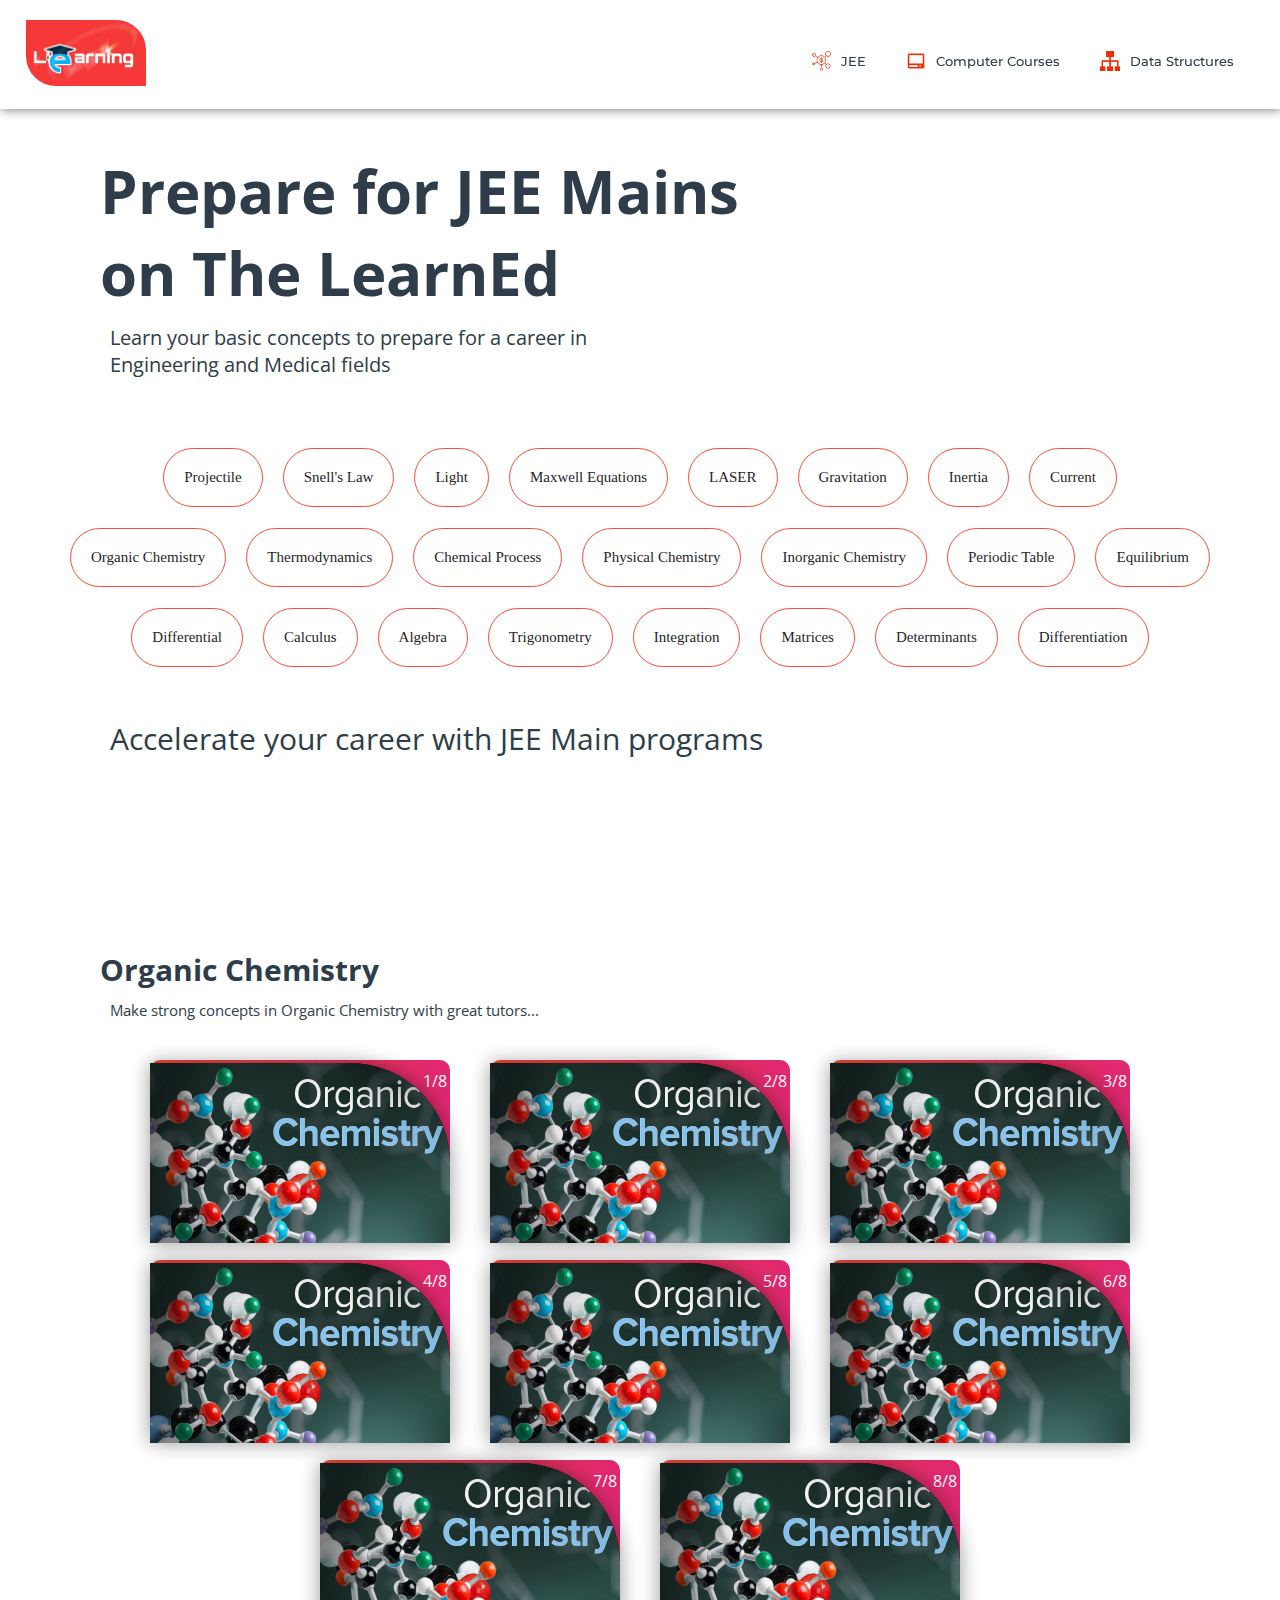
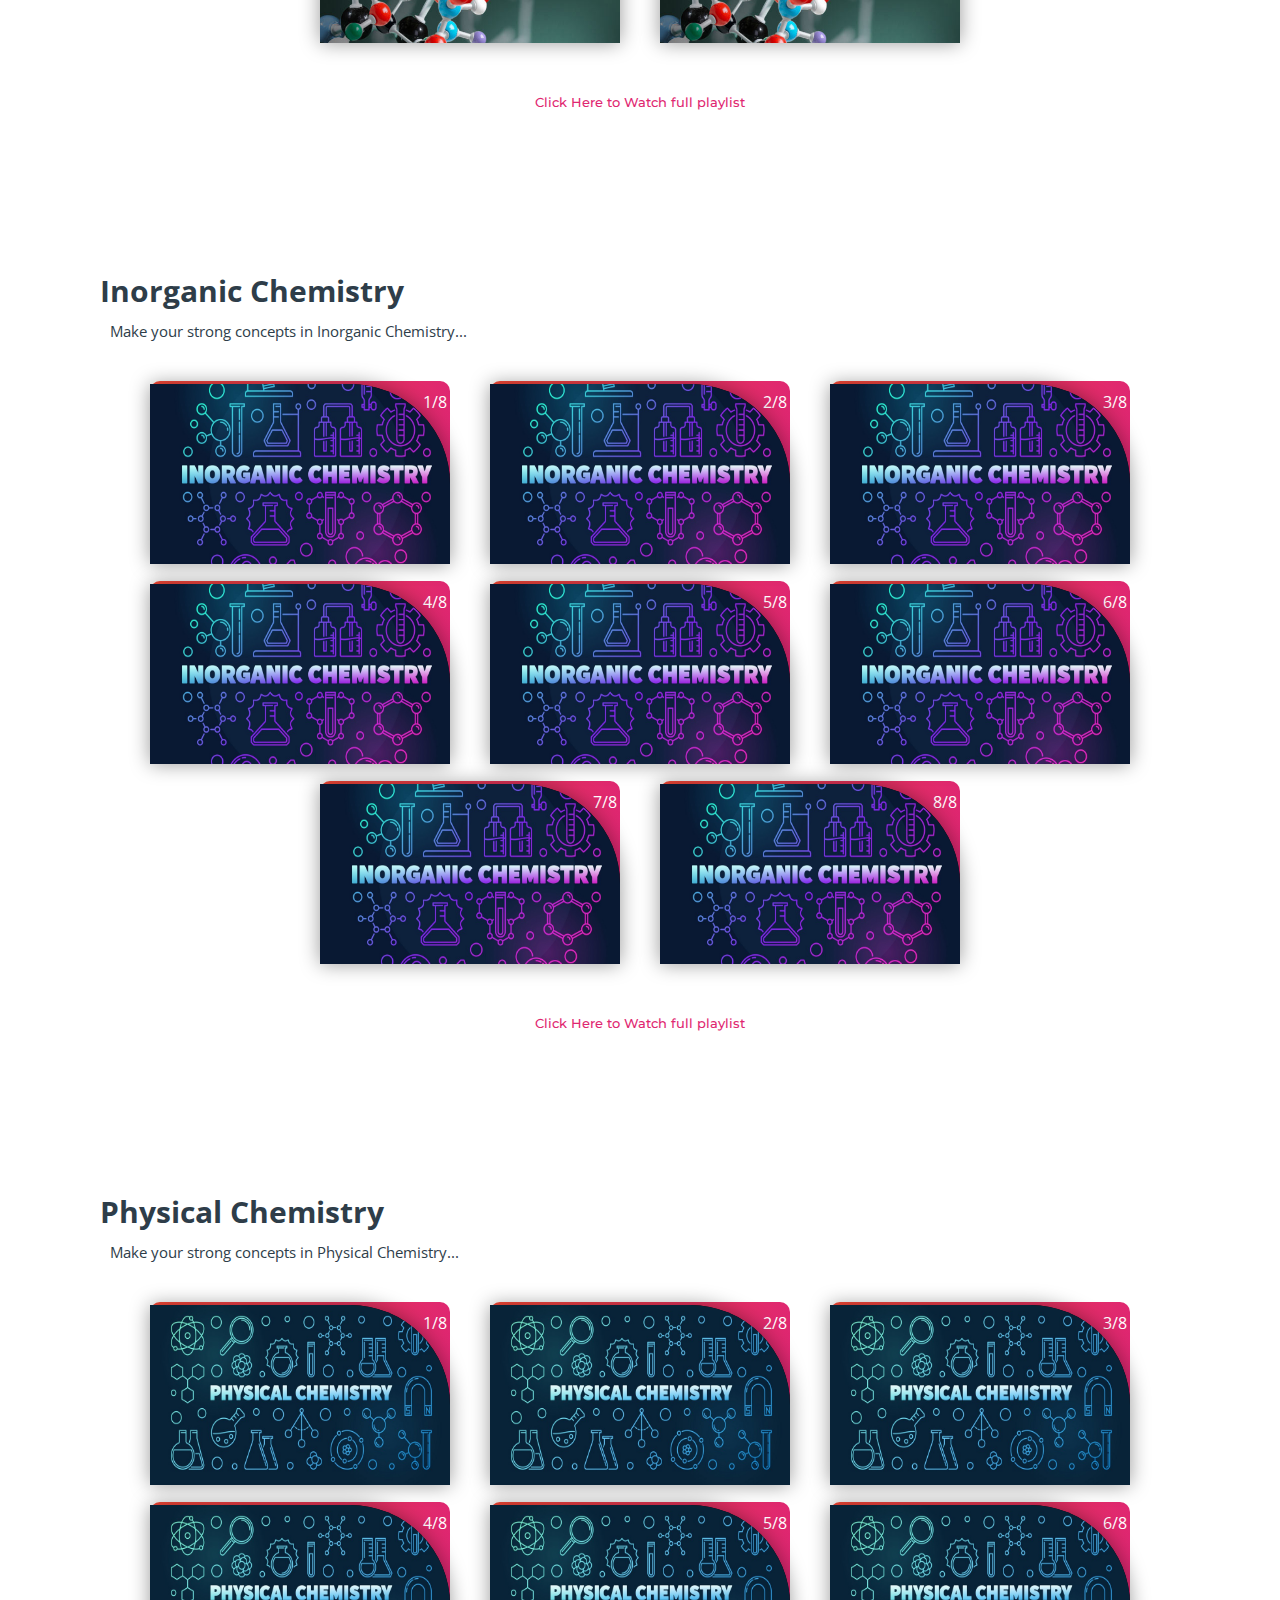
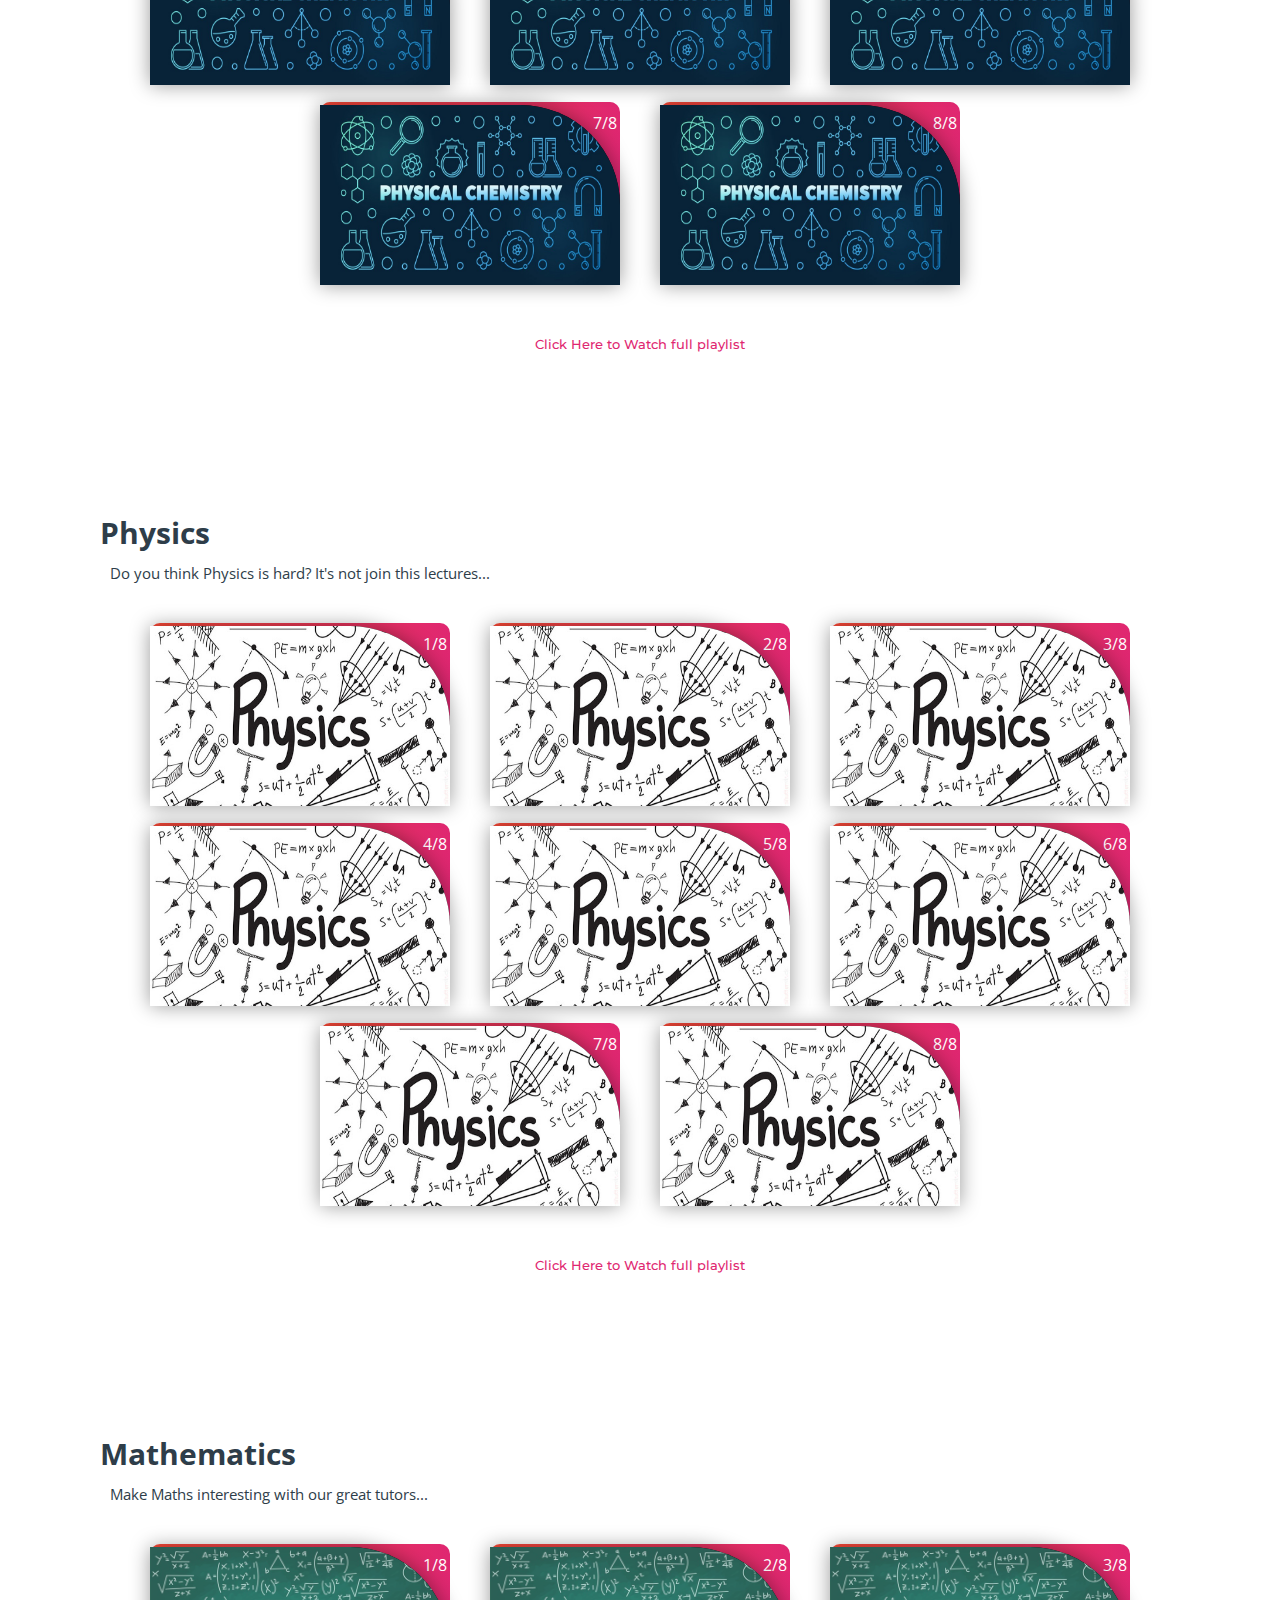
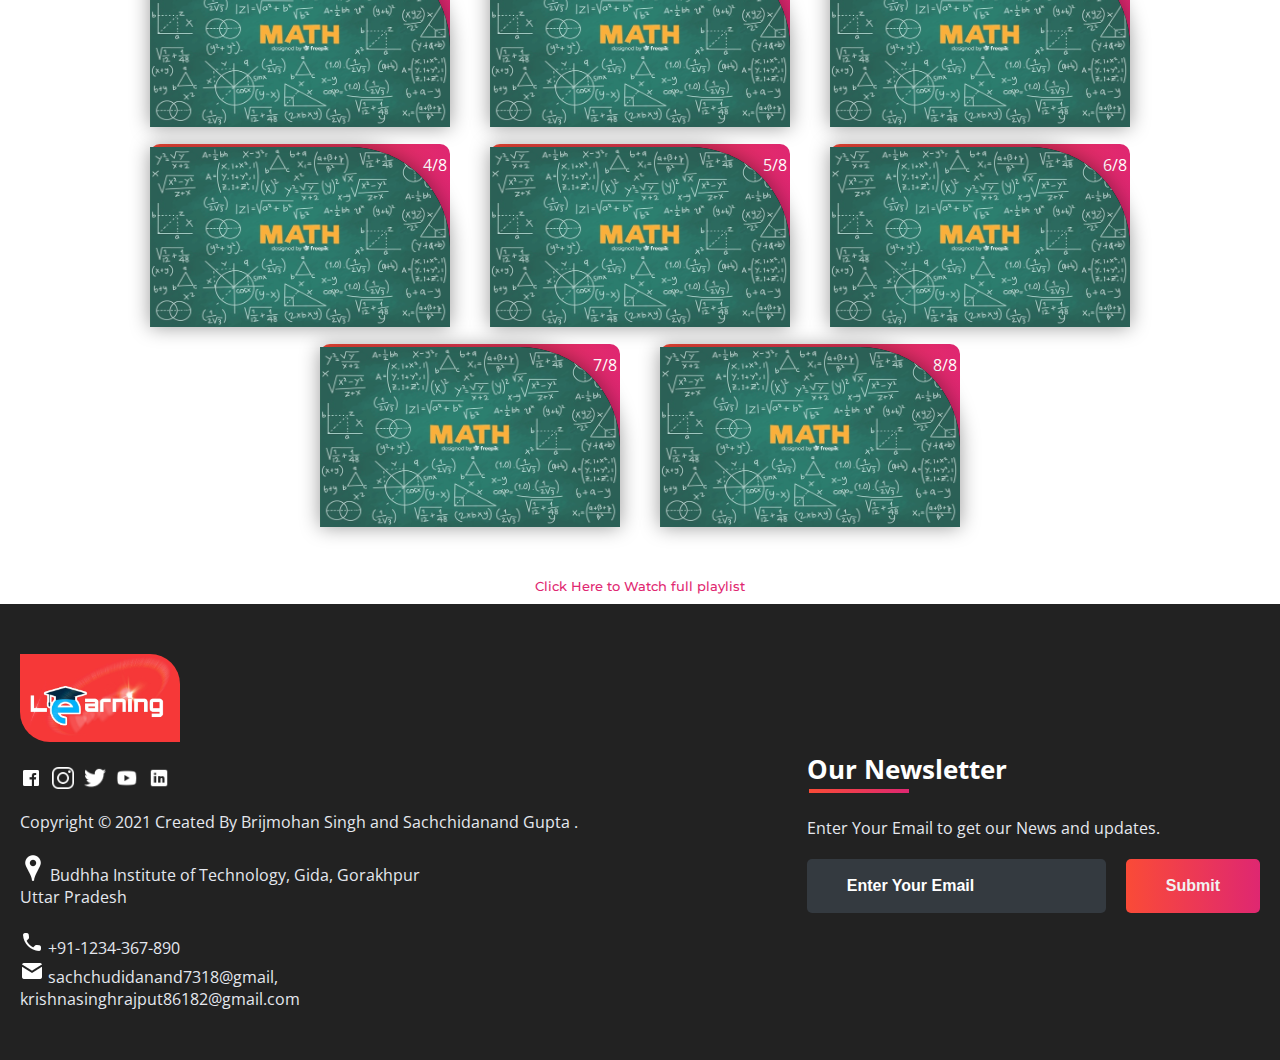
<file: subjects/jee.html>
<!DOCTYPE html>
<html>
<head>
	<link rel="shortcut icon" type="png" href="../images/icon/favicon.png">
	<title>Prepare for JEE Mains & Advanced</title>
	<link rel="stylesheet" type="text/css" href="subjects.css">
	<script type="text/javascript" src="../script.js"></script>
</head>
<body>

	<!-- NAVIGATION -->
	<header>
		<div class="nav" id="nav">
			<div id="learned-logo">
			<a href="../index.html"><img src="../images/icon/logo1.jpg" style="width: 120px; border-top-right-radius: 30px; border-bottom-left-radius: 30px;"></a></div>
			<div class="switch-tab" id="switch-tab" onclick="switchTAB()"><img src="../images/icon/menu.png"></div>
			<ul id="list-switch">
				<li><a href="#"><img src="../images/courses/d1.png" class="icon">JEE</a></li>
				<li><a href="computer_courses.html"><img src="../images/courses/computer.png" class="icon">Computer Courses</a></li>
				<li><a href="computer_courses.html#data"><img src="../images/courses/data.png" class="icon">Data Structures</a></li>
				</ul>
			<div class="search" id="search-switch">
				<input type="text" placeholder="Search" class="srch"><button id="srchbtn"><img src="../images/icon/search.png"></button>
			</div>
		</div>
	</header>

	<div class="title">
		<span>Prepare for JEE Mains <br>on The LearnEd</span>
		<div class="shortdesc">
			<p>Learn your basic concepts to prepare for a career in<br>Engineering and Medical fields</p>
		</div>
	</div>

<!-- Quick Links -->
	<div class="course">
		<div class="cbox">
		<div class="det"><a href="https://en.wikipedia.org/wiki/Projectile" target="_blank">Projectile</a></div>
		<div class="det"><a href="https://en.wikipedia.org/wiki/Snell%27s_law" target="_blank">Snell's Law</a></div>
		<div class="det"><a href="https://en.wikipedia.org/wiki/Light" target="_blank">Light</a></div>
		<div class="det"><a href="https://en.wikipedia.org/wiki/Maxwell%27s_equations" target="_blank">Maxwell Equations</a></div>
		<div class="det"><a href="https://en.wikipedia.org/wiki/Laser" target="_blank">LASER</a></div>
		<div class="det"><a href="https://en.wikipedia.org/wiki/Gravity" target="_blank">Gravitation</a></div>
		<div class="det"><a href="https://en.wikipedia.org/wiki/Inertia" target="_blank">Inertia</a></div>
		<div class="det"><a href="https://en.wikipedia.org/wiki/Current" target="_blank">Current</a></div>
		</div>
		<div class="cbox">
		<div class="det"><a href="#organic">Organic Chemistry</a></div>
		<div class="det"><a href="https://en.wikipedia.org/wiki/Thermodynamics" target="_blank">Thermodynamics</a></div>
		<div class="det"><a href="https://en.wikipedia.org/wiki/Chemical_process" target="_blank">Chemical Process</a></div>
		<div class="det"><a href="#physical">Physical Chemistry</a></div>
		<div class="det"><a href="#inorganic">Inorganic Chemistry</a></div>
		<div class="det"><a href="https://en.wikipedia.org/wiki/Periodic_table" target="_blank">Periodic Table</a></div>
		<div class="det"><a href="https://en.wikipedia.org/wiki/Equilibrium" target="_blank">Equilibrium</a></div>
		</div>
		<div class="cbox">
		<div class="det"><a href="#math">Differential</a></div>
		<div class="det"><a href="#math">Calculus</a></div>
		<div class="det"><a href="#math">Algebra</a></div>
		<div class="det"><a href="#math">Trigonometry</a></div>
		<div class="det"><a href="#math">Integration</a></div>
		<div class="det"><a href="#math">Matrices</a></div>
		<div class="det"><a href="#math">Determinants</a></div>
		<div class="det"><a href="#math">Differentiation</a></div>
		</div>
	</div>

	<div class="inbt">
		Accelerate your career with JEE Main programs
	</div>

	
<!-- VIDEOS SECTION -->
	<div class="title2" id="organic">
		<span>Organic Chemistry</span>
		<div class="shortdesc2">
			<p>Make strong concepts in Organic Chemistry with great tutors...</p>
		</div>
	</div>
	
	<center>
		<div class="ccardbox2">
			<div class="dcard2"><span class="tag" >1/8</span>
				<div class="fpart2"><img src="../images/courses/organic.jpg">
					<iframe src="https://www.youtube.com/embed/bSMx0NS0XfY" frameborder="0" allow="accelerometer; autoplay; encrypted-media; gyroscope; picture-in-picture" allowfullscreen></iframe>
				</div>
			</div>
			<div class="dcard2"><span class="tag" >2/8</span>
				<div class="fpart2"><img src="../images/courses/organic.jpg">
					<iframe src="https://www.youtube.com/embed/bSMx0NS0XfY" frameborder="0" allow="accelerometer; autoplay; encrypted-media; gyroscope; picture-in-picture" allowfullscreen></iframe>
				</div>
			</div>
			<div class="dcard2"><span class="tag" >3/8</span>
				<div class="fpart2"><img src="../images/courses/organic.jpg">
					<iframe src="https://www.youtube.com/embed/bSMx0NS0XfY" frameborder="0" allow="accelerometer; autoplay; encrypted-media; gyroscope; picture-in-picture" allowfullscreen></iframe>
				</div>
			</div>
			<div class="dcard2"><span class="tag" >4/8</span>
				<div class="fpart2"><img src="../images/courses/organic.jpg">
					<iframe src="https://www.youtube.com/embed/bSMx0NS0XfY" frameborder="0" allow="accelerometer; autoplay; encrypted-media; gyroscope; picture-in-picture" allowfullscreen></iframe>
				</div>
			</div>
		
			<div class="dcard2"><span class="tag" >5/8</span>
				<div class="fpart2"><img src="../images/courses/organic.jpg">
					<iframe src="https://www.youtube.com/embed/bSMx0NS0XfY" frameborder="0" allow="accelerometer; autoplay; encrypted-media; gyroscope; picture-in-picture" allowfullscreen></iframe>
				</div>
			</div>
			<div class="dcard2"><span class="tag" >6/8</span>
				<div class="fpart2"><img src="../images/courses/organic.jpg">
					<iframe src="https://www.youtube.com/embed/bSMx0NS0XfY" frameborder="0" allow="accelerometer; autoplay; encrypted-media; gyroscope; picture-in-picture" allowfullscreen></iframe>
				</div>
			</div>
			<div class="dcard2"><span class="tag" >7/8</span>
				<div class="fpart2"><img src="../images/courses/organic.jpg">
					<iframe src="https://www.youtube.com/embed/bSMx0NS0XfY" frameborder="0" allow="accelerometer; autoplay; encrypted-media; gyroscope; picture-in-picture" allowfullscreen></iframe>
				</div>
			</div>
			<div class="dcard2"><span class="tag" >8/8</span>
				<div class="fpart2"><img src="../images/courses/organic.jpg">
					<iframe src="https://www.youtube.com/embed/bSMx0NS0XfY" frameborder="0" allow="accelerometer; autoplay; encrypted-media; gyroscope; picture-in-picture" allowfullscreen></iframe>
				</div>
			</div>
		</div>
	</center>

<br><br>
	<div class="click-me">
		<a href="https://www.youtube.com/watch?v=bSMx0NS0XfY&list=PL8dPuuaLjXtONguuhLdVmq0HTKS0jksS4" target="_blank">Click Here to Watch full playlist</a>
	</div>

<!-- VIDEOS SECTION -->

	<div class="title2" id="inorganic">
		<span>Inorganic Chemistry</span>
		<div class="shortdesc2">
			<p>Make your strong concepts in Inorganic Chemistry...</p>
		</div>
	</div>
	<center>
		<div class="ccardbox2">
			<div class="dcard2"><span class="tag" >1/8</span>
				<div class="fpart2"><img src="../images/courses/inorganic.jpg">
					<iframe src="https://www.youtube.com/embed/2B8CRyfGLo4" frameborder="0" allow="accelerometer; autoplay; encrypted-media; gyroscope; picture-in-picture" allowfullscreen></iframe>
				</div>
			</div>
			<div class="dcard2"><span class="tag" >2/8</span>
				<div class="fpart2"><img src="../images/courses/inorganic.jpg">
					<iframe src="https://www.youtube.com/embed/2B8CRyfGLo4" frameborder="0" allow="accelerometer; autoplay; encrypted-media; gyroscope; picture-in-picture" allowfullscreen></iframe>
				</div>
			</div>
			<div class="dcard2"><span class="tag" >3/8</span>
				<div class="fpart2"><img src="../images/courses/inorganic.jpg">
					<iframe src="https://www.youtube.com/embed/2B8CRyfGLo4" frameborder="0" allow="accelerometer; autoplay; encrypted-media; gyroscope; picture-in-picture" allowfullscreen></iframe>
				</div>
			</div>
			<div class="dcard2"><span class="tag" >4/8</span>
				<div class="fpart2"><img src="../images/courses/inorganic.jpg">
					<iframe src="https://www.youtube.com/embed/2B8CRyfGLo4" frameborder="0" allow="accelerometer; autoplay; encrypted-media; gyroscope; picture-in-picture" allowfullscreen></iframe>
				</div>
			</div>
		
			<div class="dcard2"><span class="tag" >5/8</span>
				<div class="fpart2"><img src="../images/courses/inorganic.jpg">
					<iframe src="https://www.youtube.com/embed/2B8CRyfGLo4" frameborder="0" allow="accelerometer; autoplay; encrypted-media; gyroscope; picture-in-picture" allowfullscreen></iframe>
				</div>
			</div>
			<div class="dcard2"><span class="tag" >6/8</span>
				<div class="fpart2"><img src="../images/courses/inorganic.jpg">
					<iframe src="https://www.youtube.com/embed/2B8CRyfGLo4" frameborder="0" allow="accelerometer; autoplay; encrypted-media; gyroscope; picture-in-picture" allowfullscreen></iframe>
				</div>
			</div>
			<div class="dcard2"><span class="tag" >7/8</span>
				<div class="fpart2"><img src="../images/courses/inorganic.jpg">
					<iframe src="https://www.youtube.com/embed/2B8CRyfGLo4" frameborder="0" allow="accelerometer; autoplay; encrypted-media; gyroscope; picture-in-picture" allowfullscreen></iframe>
				</div>
			</div>
			<div class="dcard2"><span class="tag" >8/8</span>
				<div class="fpart2"><img src="../images/courses/inorganic.jpg">
					<iframe src="https://www.youtube.com/embed/Iuo9PpGE04Y" frameborder="0" allow="accelerometer; autoplay; encrypted-media; gyroscope; picture-in-picture" allowfullscreen></iframe>
				</div>
			</div>
		</div>
	</center>
<br><br>
	<div class="click-me">
		<a href="https://www.youtube.com/watch?v=2B8CRyfGLo4" target="_blank">Click Here to Watch full playlist</a>
	</div>

<!-- VIDEOS SECTION -->

	<div class="title2" id="physical">
		<span>Physical Chemistry</span>
		<div class="shortdesc2">
			<p>Make your strong concepts in Physical Chemistry...</p>
		</div>
	</div>
	<center>
		<div class="ccardbox2">
			<div class="dcard2"><span class="tag" >1/8</span>
				<div class="fpart2"><img src="../images/courses/physical.jpg">
					<iframe src="https://www.youtube.com/embed/2y4cf47I21A" frameborder="0" allow="accelerometer; autoplay; encrypted-media; gyroscope; picture-in-picture" allowfullscreen></iframe>
				</div>
			</div>
			<div class="dcard2"><span class="tag" >2/8</span>
				<div class="fpart2"><img src="../images/courses/physical.jpg">
					<iframe src="https://www.youtube.com/embed/2y4cf47I21A" frameborder="0" allow="accelerometer; autoplay; encrypted-media; gyroscope; picture-in-picture" allowfullscreen></iframe>
				</div>
			</div>
			<div class="dcard2"><span class="tag" >3/8</span>
				<div class="fpart2"><img src="../images/courses/physical.jpg">
					<iframe src="https://www.youtube.com/embed/2y4cf47I21A" frameborder="0" allow="accelerometer; autoplay; encrypted-media; gyroscope; picture-in-picture" allowfullscreen></iframe>
				</div>
			</div>
			<div class="dcard2"><span class="tag" >4/8</span>
				<div class="fpart2"><img src="../images/courses/physical.jpg">
					<iframe src="https://www.youtube.com/embed/2y4cf47I21A" frameborder="0" allow="accelerometer; autoplay; encrypted-media; gyroscope; picture-in-picture" allowfullscreen></iframe>
				</div>
			</div>
		
			<div class="dcard2"><span class="tag" >5/8</span>
				<div class="fpart2"><img src="../images/courses/physical.jpg">
					<iframe src="https://www.youtube.com/embed/2y4cf47I21A" frameborder="0" allow="accelerometer; autoplay; encrypted-media; gyroscope; picture-in-picture" allowfullscreen></iframe>
				</div>
			</div>
			<div class="dcard2"><span class="tag" >6/8</span>
				<div class="fpart2"><img src="../images/courses/physical.jpg">
					<iframe src="https://www.youtube.com/embed/2y4cf47I21A" frameborder="0" allow="accelerometer; autoplay; encrypted-media; gyroscope; picture-in-picture" allowfullscreen></iframe>
				</div>
			</div>
			<div class="dcard2"><span class="tag" >7/8</span>
				<div class="fpart2"><img src="../images/courses/physical.jpg">
					<iframe src="https://www.youtube.com/embed/2y4cf47I21A" frameborder="0" allow="accelerometer; autoplay; encrypted-media; gyroscope; picture-in-picture" allowfullscreen></iframe>
				</div>
			</div>
			<div class="dcard2"><span class="tag" >8/8</span>
				<div class="fpart2"><img src="../images/courses/physical.jpg">
					<iframe src="https://www.youtube.com/embed/2y4cf47I21A" frameborder="0" allow="accelerometer; autoplay; encrypted-media; gyroscope; picture-in-picture" allowfullscreen></iframe>
				</div>
			</div>
		</div>
	</center>
<br><br>
	<div class="click-me">
		<a href="https://youtu.be/2y4cf47I21A" target="_blank">Click Here to Watch full playlist</a>
	</div>


<!-- VIDEOS SECTION -->

	<div class="title2" id="physics">
		<span>Physics</span>
		<div class="shortdesc2">
			<p>Do you think Physics is hard? It's not join this lectures...</p>
		</div>
	</div>
	<center>
		<div class="ccardbox2">
			<div class="dcard2"><span class="tag" >1/8</span>
				<div class="fpart2"><img src="../images/courses/physics.jpg">
					<iframe src="https://www.youtube.com/embed/FYE0YYuAyu0" frameborder="0" allow="accelerometer; autoplay; encrypted-media; gyroscope; picture-in-picture" allowfullscreen></iframe>
				</div>
			</div>
			<div class="dcard2"><span class="tag" >2/8</span>
				<div class="fpart2"><img src="../images/courses/physics.jpg">
					<iframe src="https://www.youtube.com/embed/FYE0YYuAyu0" frameborder="0" allow="accelerometer; autoplay; encrypted-media; gyroscope; picture-in-picture" allowfullscreen></iframe>
				</div>
			</div>
			<div class="dcard2"><span class="tag" >3/8</span>
				<div class="fpart2"><img src="../images/courses/physics.jpg">
					<iframe src="https://www.youtube.com/embed/FYE0YYuAyu0" frameborder="0" allow="accelerometer; autoplay; encrypted-media; gyroscope; picture-in-picture" allowfullscreen></iframe>
				</div>
			</div>
			<div class="dcard2"><span class="tag" >4/8</span>
				<div class="fpart2"><img src="../images/courses/physics.jpg">
					<iframe src="https://www.youtube.com/embed/FYE0YYuAyu0" frameborder="0" allow="accelerometer; autoplay; encrypted-media; gyroscope; picture-in-picture" allowfullscreen></iframe>
				</div>
			</div>
		
			<div class="dcard2"><span class="tag" >5/8</span>
				<div class="fpart2"><img src="../images/courses/physics.jpg">
					<iframe src="https://www.youtube.com/embed/FYE0YYuAyu0" frameborder="0" allow="accelerometer; autoplay; encrypted-media; gyroscope; picture-in-picture" allowfullscreen></iframe>
				</div>
			</div>
			<div class="dcard2"><span class="tag" >6/8</span>
				<div class="fpart2"><img src="../images/courses/physics.jpg">
					<iframe src="https://www.youtube.com/embed/FYE0YYuAyu0" frameborder="0" allow="accelerometer; autoplay; encrypted-media; gyroscope; picture-in-picture" allowfullscreen></iframe>
				</div>
			</div>
			<div class="dcard2"><span class="tag" >7/8</span>
				<div class="fpart2"><img src="../images/courses/physics.jpg">
					<iframe src="https://www.youtube.com/embed/FYE0YYuAyu0" frameborder="0" allow="accelerometer; autoplay; encrypted-media; gyroscope; picture-in-picture" allowfullscreen></iframe>
				</div>
			</div>
			<div class="dcard2"><span class="tag" >8/8</span>
				<div class="fpart2"><img src="../images/courses/physics.jpg">
					<iframe src="https://www.youtube.com/embed/FYE0YYuAyu0" frameborder="0" allow="accelerometer; autoplay; encrypted-media; gyroscope; picture-in-picture" allowfullscreen></iframe>
				</div>
			</div>
		</div>
	</center>
<br><br>
	<div class="click-me">
		<a href="https://youtu.be/FYE0YYuAyu0" target="_blank">Click Here to Watch full playlist</a>
	</div>

<!-- VIDEOS SECTION -->

	<div class="title2" id="math">
		<span>Mathematics</span>
		<div class="shortdesc2">
			<p>Make Maths interesting with our great tutors...</p>
		</div>
	</div>
	<center>
		<div class="ccardbox2">
			<div class="dcard2"><span class="tag" >1/8</span>
				<div class="fpart2"><img src="../images/courses/math.jpg">
					<iframe src="https://www.youtube.com/embed/xxGyTHWrHZg" frameborder="0" allow="accelerometer; autoplay; encrypted-media; gyroscope; picture-in-picture" allowfullscreen></iframe>
				</div>
			</div>
			<div class="dcard2"><span class="tag" >2/8</span>
				<div class="fpart2"><img src="../images/courses/math.jpg">
					<iframe src="https://www.youtube.com/embed/xxGyTHWrHZg" frameborder="0" allow="accelerometer; autoplay; encrypted-media; gyroscope; picture-in-picture" allowfullscreen></iframe>
				</div>
			</div>
			<div class="dcard2"><span class="tag" >3/8</span>
				<div class="fpart2"><img src="../images/courses/math.jpg">
					<iframe src="https://www.youtube.com/embed/xxGyTHWrHZg" frameborder="0" allow="accelerometer; autoplay; encrypted-media; gyroscope; picture-in-picture" allowfullscreen></iframe>
				</div>
			</div>
			<div class="dcard2"><span class="tag" >4/8</span>
				<div class="fpart2"><img src="../images/courses/math.jpg">
					<iframe src="https://www.youtube.com/embed/xxGyTHWrHZg" frameborder="0" allow="accelerometer; autoplay; encrypted-media; gyroscope; picture-in-picture" allowfullscreen></iframe>
				</div>
			</div>
		
			<div class="dcard2"><span class="tag" >5/8</span>
				<div class="fpart2"><img src="../images/courses/math.jpg">
					<iframe src="https://www.youtube.com/embed/xxGyTHWrHZg" frameborder="0" allow="accelerometer; autoplay; encrypted-media; gyroscope; picture-in-picture" allowfullscreen></iframe>
				</div>
			</div>
			<div class="dcard2"><span class="tag" >6/8</span>
				<div class="fpart2"><img src="../images/courses/math.jpg">
					<iframe src="https://www.youtube.com/embed/xxGyTHWrHZg" frameborder="0" allow="accelerometer; autoplay; encrypted-media; gyroscope; picture-in-picture" allowfullscreen></iframe>
				</div>
			</div>
			<div class="dcard2"><span class="tag" >7/8</span>
				<div class="fpart2"><img src="../images/courses/math.jpg">
					<iframe src="https://www.youtube.com/embed/xxGyTHWrHZg" frameborder="0" allow="accelerometer; autoplay; encrypted-media; gyroscope; picture-in-picture" allowfullscreen></iframe>
				</div>
			</div>
			<div class="dcard2"><span class="tag" >8/8</span>
				<div class="fpart2"><img src="../images/courses/math.jpg">
					<iframe src="https://www.youtube.com/embed/xxGyTHWrHZg" frameborder="0" allow="accelerometer; autoplay; encrypted-media; gyroscope; picture-in-picture" allowfullscreen></iframe>
				</div>
			</div>
		</div>
	</center>

<br><br>
	<div class="click-me">
		<a href="https://youtu.be/xxGyTHWrHZg" target="_blank">Click Here to Watch full playlist</a>
	</div>


<!-- FOOTER -->
<footer>
	<div class="footer-container">
		<div class="left-col">
			<img src="../images/icon/logo1.jpg" style="width: 160px;border-top-right-radius: 30px;border-bottom-left-radius: 30px;">
			<div class="logo"></div>
			<div class="social-media">
				<a href="#"><img src="../images/icon\fb.png"></a>
				<a href="#"><img src="../images/icon\insta.png"></a>
				<a href="#"><img src="../images/icon\tt.png"></a>
				<a href="#"><img src="../images/icon\ytube.png"></a>
				<a href="#"><img src="../images/icon\linkedin.png"></a>
			</div><br><br>
			<p class="rights-text">Copyright © 2021 Created By Brijmohan Singh and Sachchidanand Gupta .</p>
			<br><p><img src="../images/icon/location.png"> Budhha Institute of Technology, Gida, Gorakhpur<br>Uttar Pradesh</p><br>
			<p><img src="../images/icon/phone.png"> +91-1234-367-890<br><img src="../images/icon/mail.png">&nbsp;sachchudidanand7318@gmail,<br> krishnasinghrajput86182@gmail.com</p>
		</div>
		<div class="right-col">
			<h1 style="color: #fff">Our Newsletter</h1>
			<div class="border"></div><br>
			<p>Enter Your Email to get our News and updates.</p>
			<form class="newsletter-form">
				<input class="txtb" type="email" placeholder="Enter Your Email">
				<input class="btn" type="submit" value="Submit">
			</form>
		</div>
	</div>
</footer>

</body>
</html>
</file>
<file: style.css>
@import url('https://fonts.googleapis.com/css?family=Montserrat:500&display=swap');
@import url('https://fonts.googleapis.com/css?family=Dancing+Script&display=swap');
@import url('https://fonts.googleapis.com/css?family=Open+Sans&display=swap');

* {
	box-sizing: border-box;
	margin: 0;
	padding: 0;
}

html {
	scroll-behavior: smooth;
}
body {
	background: #FFF;
	font-family: 'Open Sans', sans-serif;
}

header {
	height: 90vh;
	/* background: #000; */
}
/* .black {
	box-shadow: 0 2px 10px rgba(0, 0, 0, 0.5);
} */
nav {
	padding-top: 20px;
	padding-bottom: 20px;
	top: 0;
	position: fixed;
	display: flex;
	width: 100%;
	z-index: 1000;
	background: #fba6a6;
	justify-content: space-around;
	transition: 1.5s;
	align-items: center;
}
nav ul {
	display: flex;
	align-items: center;
}
nav ul li {
	list-style: none;
	margin: 5px 10px;
}
nav ul li a {
	padding: 2px 10px;
	color: #2e2e2e;
	cursor: pointer;
	transition: .5s;
	text-decoration: none;
}
nav ul li a:hover {
	color: #fff;
	border-radius: 5px;
	background: #DF2771;
}
.active {
	color: #fff;
	border-radius: 5px;
	background: #DF2771;
}
.srch {
	padding: 2px 10px;
	display: flex;
	/* align-items: center; */
	justify-content: center;
	/* background: #0066ff; */
	border: 1px solid;
	border-radius: 20px;
}
.srch img {
	width: 25px;
	cursor: pointer;
}
.srch .search {
	/* padding: 2px 10px; */
	outline: none;
	border: none;
	background: transparent;
}

.get-started {
	margin-left: 50px;
	padding: 5px 20px;
	border: 2px solid #DF2771;
	border-radius: 20px;
	text-decoration: none;
	
	transition: .5s;
	background-color: #DF2771;
	color: #fff;
}
.get-started:hover {
	color: #2e2e2e;
	background: #fff;
}
.logo img{
	width: 120px;
	cursor: pointer;
	transition: all 1s;
	border-top-right-radius: 30px;
	border-bottom-left-radius: 30px;
}

a, button {
	float: left;
	font-family: "Montserrat", sans-serif;
	font-weight: 500;
	font-size: 15px;
	color: #2E3D49;
	display: block;
	text-decoration: none;
	text-align: center;
}
.head-container {
	margin-top: 245px;
	display: flex;
	flex-wrap: wrap;
	align-items: center;
	justify-content: space-around;
}
.quote {
	width: 600px;
	transform: translateY(-50px);
}
.quote h5 {
	margin-top: 20px;
	color: #0009;
	line-height: 20px;
}
.quote p {
	font-size: 50px;
	color: #2e2e2e;
}
.quote .play {
	margin-top: 20px;
	display: flex;
	/* justify-content: center; */
	align-items: center;
}
.quote .play img {
	width: 45px;
	cursor: pointer;
	filter: drop-shadow(0 0 10px #0002);
}
.quote .play span a{
	margin-left: 10px;
	font-size: 20px;
	font-weight: 900;
	color: rgba(0, 0, 0, 0.8);
	cursor: pointer;
}
/* .svg-image img{
	width: 500px;
	filter: drop-shadow(0 20px 10px rgba(0,0,0,0.2));
} */
.svg-image img{
	width: 400px;
	filter: drop-shadow(0 20px 10px rgba(0,0,0,0.2));
}

/* SIDE MENU */
.menu {
	cursor: pointer;
	width: 25px;
	display: none;
}
.side-menu {
	width: 100%;
	height: 100%;
	background: rgba(182, 33, 90, 0.993);
	position: absolute;
	top: 0;
	transition: .8s;
	z-index: 2000;
	transform: translateX(-100%);
}
.side-menu ul {
	margin-top: 35%;
	display: flex;
	flex-direction: column;
	justify-content: center;
	/* background: #FA4B37; */
}
.side-menu ul li {
	list-style: none;
	/* background: #009900; */
	display: flex;
	justify-content: center;
	align-items: center;
	/* border-bottom: 1px solid #fff; */
	/* padding: 10px 0px; */
}
.side-menu ul li:hover a{
	background: #fff;
	color: #DF2771;
}
.side-menu ul li a{
	color: #FFF;
	width: 100%;
	font-size: 1em;
	/* background: #2E3D49; */
	text-decoration: none;
	padding: 15px 0px;
}
.close img{
	float: right;
	width: 35px;
	cursor: pointer;
	margin: 10px;
}
.user {
	display: flex;
	justify-content: center;
	align-items: center;
	margin-top: 10%;
}
.user img {
	width: 60px;
	border-radius: 50%;
	border: 2px solid #fff;
	filter: drop-shadow(0 10px 20px #0004);
	margin-right: 30px;
	cursor: pointer;
}
.user p {
	color: #fff;
	cursor: pointer;
}
.user img, .user p {
	opacity: 1;
}
/*Common things in all sections*/
#about_section, #portfolio_section, #team_section, #services_section, #contactus_section {
	font-family: 'Open Sans', sans-serif;
	color: #2E3D49;
	position: relative;
}
.diffSection {
	width: 100%;
	/*position: relative;*/
	justify-content: center;
	align-items: center;
}
.diffSection .content {
	margin: 10px;
	text-align: center;
	padding: 10px 100px;
	font-size: 1.1em;
}

/*PORTFOLIO*/
.extra {
	width: 100%;
}
.extra p {
	padding: 30px;
	padding-bottom: 150px;
	font-size: 50px;
	text-align: center;
	color: #fff;
	background-image: linear-gradient(rgba(0,0,0,0),rgba(0,0,0,0.7)),url("images/extra/b1.jpg");
	background-size: cover;
	background-attachment: fixed;
	font-family: cursive;
	z-index: -9;
}
.smbox {
	display: flex;
	flex-wrap: wrap;
	transform: translateY(-100px);
	justify-content: center;
}
.smbox span {
	margin: 1%;
	background: #fff;
	box-shadow: inset 0px 0px 25px rgba(0,0,0,0.2),
						0 0 40px rgba(0,0,0,0.3);
	border-radius: 10px;
	padding: 30px 50px;
	cursor: pointer;
}
.smbox span:hover {
	transform: scale(1.3);
	transition: .5s ease;
}
.smbox .data {
	font-size: 80px;
	color: #FA6146;	
}
.smbox .det {
	font-size: 20px;
	color: #272529;
	font-family: cursive;
}

/*Title*/
.title {
	 margin-top: 0px; 
	font-family: 'Open Sans', sans-serif;
	font-size: 30px;
	text-align: center;
	color: #2E3D49;
}

/*ABOUT*/
.about-content {
	width: 100%;
	position: relative;
	justify-content: center;
	flex-wrap: wrap;
	display: flex;
	align-items: center;
}
.about-content .side-text {
	width: 550px;
	padding: 50px 40px;
	background: #fff;
	box-shadow: 2px 0 100px rgba(0,0,0,0.3);
	border-radius: 5px;
	text-align: justify;
	line-height: 22px;
	opacity: 0;
	transform: translateX(-100px);
	transition: 1s ease-in-out;
}
.about-content .side-text-appear {
	opacity: 1;
	transform: translateX(0px);
}
.about-content .side-text h2 {
	padding: 10px;
}
.about-content .side-text p {
	padding: 10px;
}
.about-content .side-image img {
	width: 90%;
	border-radius: 5px;
}
.sideImage {
	transform: translateX(100px);
	opacity: 0;
	transition: .8s ease-in-out;
}
.sideImage-appear {
	opacity: 1;
	transform: translateX(0px);
}

/*POPULAR SUBJECTS*/
.cbox {
	position: relative;
	width: 100%;
	display: inline-flex;
	flex-wrap: wrap;
	justify-content: center;
}
.cbox .det {
	width: 250px;
	height: 80px;
	margin: 10px;
	background: #fff;
	cursor: pointer;
}
.cbox .det a{
	justify-content: space-around;
	width: 250px;
	padding: 28px;
	border-radius: 10px;
	border: 1px solid #FA4B37;
	font-size: 15px;
	color: #272529;
	font-family: cursive;
	text-decoration: none;
}
.cbox .det a:hover {
	background: linear-gradient(to right, #FA4B37, #DF2771);
	color: white;
}
.cbox .det a:hover img{
	filter: brightness(100);
}
.cbox img {
	width: 20px;
	margin-right: 20px;
}

/*TEAM SECTION*/
.totalcard {
	width: 100%;
	display: flex;
	flex-wrap: wrap;
	align-items: center;
	justify-content: center;
	margin-bottom: 50px;
}
.totalcard .card {
	margin: 50px;
	width: 300px;
	border-radius: 10px;
	background: #fff;
}
.totalcard .card{
	box-shadow: inset 0 0 10px rgba(0,0,0,0.4),
					0 0 10px rgba(0,0,0,0.3);
}
.card:nth-child(1){
	border-top: 5px solid green;
}
.card:nth-child(2){
	border-top: 5px solid blue;
}
.card:nth-child(1):hover {
	box-shadow: inset 0px 0px 10px rgba(0,255,0,0.5),
				1px 1px 30px rgba(0,255,0,0.5);
}
.card:nth-child(2):hover {
	box-shadow: inset 0px 0px 10px rgba(0,0,255,0.5),
				1px 1px 30px rgba(0,0,255,0.5);
}
.totalcard .card img {
	width: 100px;
	height: 100px;
	margin-top: 5px;
	cursor: pointer;
	border-radius: 50px;
	transition-duration: .8s;
}
.totalcard .card img:hover {
	transform: scale(3.5);
	border-radius: 0;
	box-shadow: 0 0 20px rgba(0,0,0,0.5);
}
#detail p{
	font-size: 15px;
	line-height: 25px;
	font-variant: small-caps;
	text-align: center;
	margin: 25px;
	margin-bottom: 0px;
	margin-top: 0px;
}
#detail button {
	outline: none;
	border-radius: 10px;
	border-style: none;
	border: 1px solid black;
	padding: 9px 25px;
	cursor: pointer;
	transition-duration: .4s;
}
#detail a {
	bottom: 80px;
	text-decoration: none;
	margin-bottom: 30px;
	margin-top: 20px;
	margin-left: 90px;
	align-self: center;
}
.btn-roshan:hover {
	background: rgba(0,255,0,0.7);
	color: #fff;
}
.btn-roshan2:hover {
	background: rgba(0,0,255,0.5);
	color: #fff;
}
.card-title {
	font-size: 17px;
	color: #343A40;
	padding: 20px;
	font-weight: 700;
}

/*Service Section*/
.service-swipe {
	display: flex;
	flex-wrap: wrap;
	justify-content: center;
	align-items: center;
	background-image: linear-gradient(rgba(0,0,0,0),rgba(0,0,0,0.7)),url("images/extra/b3.jpg");
	background-size: cover;
	background-attachment: fixed;
}
.service-swipe .s-card img {
	width: 100px;
}
.service-swipe a {
	padding: 0;
	margin: 40px 10px;
}
.service-swipe .s-card {
	display: flex;
	justify-content: space-around;
	padding: 10px;
	align-items: center;
	text-align: center;
	width: 350px;
	height: 200px;
	box-shadow: inset 0 0 20px rgba(255,255,255,0.05),
					0 0 50px rgba(0,0,0,0.8);
	border-radius: 5px;
	cursor: pointer;
	transition-duration: .5s;
}
.service-swipe .s-card p {
	color: #f2f2f2;
	font-size: 1.2em;
	font-family: 'Open Sans',sans-serif;
}
.service-swipe .s-card:hover {
	box-shadow: 0 0 50px rgba(255,255,255,0.8);
	transform: translateY(-10px);
}

/*Contact Us Section*/
.csec {
	/* background: linear-gradient(to right, #FA4B37, #DF2771); */
	background: linear-gradient(to right, #ff1900, #000000);
	background-attachment: fixed; 
	position: absolute;
	width: 100%;
	height: 150px;
	top: 200px;
	content: '';
	transform-origin: top right;
	transform: skewY(-11deg);
	z-index: -1;
}

.back-contact {
	margin-top: 0px;
	transform: translateY(-50px);
	display: flex;
	align-items: center;
	justify-content: space-around;
}
.cc {
	height: 400px;
	width: 400px;
	height: 500px;
	border-radius: 10px;
	justify-content: center;
	box-shadow: 1px 1px 20px rgba(0,0,0,0.4);
	background: #fff;
}
.cc form {
	margin: 5%;
	margin-top: 40px;
	width: 90%;
	height: 90%;
}
.cc form label {
	position: absolute;
	color: #2E3D49;
	font-size: 10px;
	font-weight: 800;
}
.cc form input {
	padding: 15px;
	margin-bottom: 10px;
	border-radius: 5px;
	box-shadow: inset 0 0 5px lightgray;
	border: 1px solid rgba(0,0,0,0.2);
	outline: none;
	color: #2E3D49;
	font-weight: 600;
}
.imp {
	color: red;
}
form textarea {
	width: 100%;
	height: 100px;
	box-shadow: inset 0 0 5px lightgray;
	border: 1px solid rgba(0,0,0,0.2);
	border-radius: 5px;
	outline: none;
	color: #2E3D49;
	font-weight: 600;
	padding: 15px;
}
#csubmit {
	margin-top: 20px; 
	background: linear-gradient(to right, #FA4B37, #DF2771);
	border-radius: 5px;
	border-style: none;
	outline: none;
	width: 100%;
	padding: 15px 25px;
	color: #fff;
	font-size: 12px;
	cursor: pointer;
}

/*REVIEW SECTION*/
#makeitfull {
	display: flex;
	justify-content: center;
	transform: translateY(35px);
}
#makeitfull img {
	width: 50px;
}
.review {
	background: #F8F8F8;
	width: 100%;
}
.rev-container {
	padding: 10px 10%;
	display: flex;
	flex-wrap: wrap;
	justify-content: space-around;
}
.rev-container .rev-card {
	/*overflow: hidden;*/
	width: 550px;
	height: 240px;
	margin-bottom: 40px;
	background: #fff;
	display: flex;
	padding: 10px;
	box-shadow: 2px 2px 20px rgba(0,0,0,0.2);
}
.rev-card:hover {
	box-shadow: 1px 1px 5px rgba(0,0,0,0.2);
}
.identity {
	display: flex;
	flex-wrap: wrap;
	justify-content: center;
	padding: 10px;
}
.identity img {
	width: 120px;
	height: 120px;
	transition-duration: .8s;
	border-radius: 50%;
}
.identity img:hover {
	transform: scale(2.2);
	border-radius: 0px;
	box-shadow: 0 0 20px rgba(0,0,0,0.3);
}
.identity p {
	width: 150px;
	font-weight: bold;
	color: #2E3D49;
	text-align: center;
}
.identity h6 {
	width: 150px;
	text-align: center;
}
.identity .rating img {
	width: 12px;
	height: 12px;
	margin-right: 5px;
}
.rev-cont {
	overflow: hidden;
}
.rev-cont #title {
	padding: 10px;
	color: #2E3D49;
	font-weight: bold;
}
.rev-cont #content {
	padding: 10px;
	font-size: .9em;
	color: #2E3D49;
	line-height: 22px;
	text-align: justify;
}


/*FEEDBACK*/
.title2 {
	position: relative;
	margin-top: 150px;
	margin-left: 100px;
}
.title2 span{
	font-weight: 700;
	font-family: 'Open Sans', sans-serif;
	font-size: 30px;
	color: #2E3D49;
}
.title2 .shortdesc2 {
	padding: 10px;
	font-family: 'Open Sans', sans-serif;
	font-size: 15px;
	color: #2E3D49;
	margin-bottom: 10px;
}
.feedbox {
	margin-top: 50px;
	width: 100%;
	display: flex;
	background-image: linear-gradient(rgba(0,0,0,0),rgba(0,0,0,0.7)),url("images/extra/b4.jpg");
	background-size: cover;
	padding: 50px 80px;
	background-attachment: fixed;
}
.feed {
	width: 800px;
	height: 400px;
	position: relative;
	border-radius: 10px;
	justify-content: center;
	box-shadow: inset 0 0 90px rgba(0,0,0,0.6),
					0 0 80px rgba(0,0,0,0.2);
	background: rgba(0,0,0,0.4);
}
.feed form {
	width: 100%;
	height: 100%;
	padding: 20px;
}

.feed form label {
	position: absolute;
	color: #f2f2f2;
	font-size: 10px;
	font-weight: 800;
}
.feed form input, .feed textarea {
	padding: 15px;
	border-radius: 5px;
	box-shadow: inset 0 0 5px lightgray;
	border: 1px solid rgba(0,0,0,0.2);
	outline: none;
	color: #2E3D49;
	background: #fff9;
	font-weight: 600;
}
.feed form input {
	margin-bottom: 15px;
	width: 50%;
}
.feed form .fname {
	width: 25%;
}
.feed form textarea {
	width: 100%;
	height: 100px;
}
.feed #csubmit {
	margin-top: 25px; 
	background: linear-gradient(to right, #FA4B37, #DF2771);
	border-radius: 5px;
	border-style: none;
	outline: none;
	width: 100%;
	padding: 15px 25px;
	color: #fff;
	font-size: 12px;
	cursor: pointer;
}

/*SCROLLING TEXT*/
.marqu {
	text-align: center;
	justify-content: center;
	color: #fff;
	font-size: 20px;
	padding: 10px;
}

/*FOOTER*/
footer {
	color: #E5E8EF;
	background: #000D;
	padding: 50px 0; 
}
footer .footer-container {
	max-width: 1300px;
	margin: auto;
	padding: 0 20px;
	display: flex;
	justify-content: space-between;
	align-items: center;
	flex-wrap: wrap-reverse;
}
footer .social-media img{
	width: 22px;
	margin-top: 10px;
}
footer .logo {
	width: 180px;
	color: #fff;
}
footer .social-media a{
	margin-right: 10px;
	font-size: 22px;
	text-decoration: none;
}
footer .right-col h1{
	font-size: 26px;
}
footer .border{
	width: 100px;
	height: 4px;
	background: linear-gradient(to right, #FA4B37, #DF2771);
	margin: 2px;
}
footer .newsletter-form {
	display: flex;
	justify-content: center;
	align-items: center;
	flex-wrap: wrap;
}
footer input::placeholder {
  color: white !important;
}
footer .txtb {
	flex: 1;
	padding: 18px 40px;
	font-size: 16px;
	background: #343A40;
	border: none;
	font-weight: 700;
	outline: none;
	border-radius: 5px;
	min-width: 260px;
	margin-top: 20px;
	color: white;
}
footer .btn {
	margin-top: 20px;
	padding: 18px 40px;
	font-size: 16px;
	color: #f1f1f1;
	background: linear-gradient(to right, #FA4B37, #DF2771);
	border: none;
	font-weight: 700;
	outline: none;
	border-radius: 5px;
	margin-left: 20px;
	cursor: pointer;
	transition: opacity .3s linear;	
}
footer .btn:hover {
	opacity: .7;
}

/*PROPERTIES FOR MAKING WEBSITE RESPONSIVE*/
@media screen and (max-width: 960px) {
	.footer-container {
		max-width: 600px;
	}
	.right-col {
		width: 100%;
		margin-bottom: 60px;
	}
	.left-col {
		width: 100%;
		text-align: center;
	}
	.social-media {
		display: flex;
		justify-content: center;
	}
	.logo {
		transition: 1s;
		margin-left: 30%;
	}
	nav ul, .srch, .get-started{
		display: none;
	}
	.menu {
		display: block;
	}
	nav {
		padding-bottom: 20px;
		border-bottom: 1px solid #0005;
		/* position: fixed; */
		/* top: 0; */
	}
	.quote p, .quote h5, .play {
		justify-content: center;
		text-align: center;
	}
	.quote p {
		font-size: 30px;
	}
	.service-container .right-side img {
		width: 90%;
	}
	.title {
		margin-top: 0px;
	}
	
	
}
@media screen and (max-width: 700px) {
	footer .btn{
		margin: 0;
		width: 100%;
		margin-top: 20px;
	}
	.svg-image img {
		width: 90%;
		margin: 20px;
		/* align-self: center; */
	}
}

@media screen and (max-width: 1000px) {	
	.feedbox form input, .feedbox form .fname{
		width: 100%;
	}
}
</file>
<file: loginStyle.css>
* {
	margin: 0;
	padding: 0;
	font-family: sans-serif;
}

body {
	background-image: linear-gradient(rgba(0,0,0,0),rgba(0,0,0,0.5)),url("images/extra/backwallpaper.jpg");
	background-size: cover;
	background-attachment: fixed;
	display: flex;
	justify-content: center;
}
.logo {
	display: flex;
	justify-content: center;
}
.logo img {
	width: 100px;
}
.form-box
{
	width: 380px;
	height: 500px;
	position: relative;
	margin: 6% auto;
	background: #fff8;
	padding: 5px;
	border-radius: 5px;
	overflow: hidden;
	box-shadow: 0px 0px 100px rgba(0,0,0,0.4);
}

.button-box
{
	width: 220px;
	margin: 35px auto;
	position: relative;
	box-shadow: 0 0 20px 9px rgba(0,0,0,.1);
	border-radius: 30px;
}

.toggle-btn
{
	padding: 10px 30px;
	cursor: pointer;
	background: transparent;
	position: relative;
	border: 0;
	outline: none;
}

#btn
{
	top: 0;
	left: 0;
	position: absolute;
	width: 110px;
	height: 100%;
	background: linear-gradient(to right, #FA4B37, #DF2771);
	border-radius: 30px;
	transition: 0.5s;
}
.social-icons
{
	margin: 30px auto;
	text-align: center;
}
.social-icons img
{
	width: 30px;
	margin: 0 7px;
	cursor: pointer;
	opacity: 0.85;
}

.input-group
{
	top: 180px;
	position: absolute;
	width: 280px;
	transition: .5s;
	font-size: 13px;
	color: #010101;
}
.inp {
	border-bottom: 1px solid rgba(0,0,0,0.4);
	justify-content: center;
}
.inp img{
	width: 20px;
	padding-right: 10px;
}
.input-field
{
	width: 100%;
	padding: 10px 0;
	margin: 5px 0;
	border-left: 0;
	border-right: 0;
	border-top: 0;
	border-bottom: 1px solid rgba(0,0,0,0.4);
	outline: none;
	background: transparent;
	color: rgba(0,0,0);
}
::placeholder { /* Chrome, Firefox, Opera, Safari 10.1+ */
	color: rgba(0,0,0,0.7);
	/*opacity: 1;  Firefox */
}
#register .input-field {
	color: rgba(0,0,0,0.8);
}
.submit-btn
{
	width: 85%;
	padding: 10px 30px;
	cursor: pointer;
	display: block;
	margin: auto;
	background: linear-gradient(to right, #FA4B37, #DF2771);
	color: #fff;
	border: 0;
	outline: none;
	border-radius: 30px;
}

.reg-btn {
	background: lightgray;
}
.check-box
{
	cursor: pointer;
	margin: 30px 10px 30px 0;
}

.instead {
	margin-top: 10px;
}
.instead h3 {
    overflow: hidden;
    text-align: center;
    color: rgba(0,0,0,0.6);
}
.instead h3:before,
.instead h3:after {
    background-color: rgba(0,0,0,0.5);
    content: "";
    display: inline-block;
    height: 1px;
    position: relative;
    vertical-align: middle;
    width: 50%;
}
.instead h3:before {
    right: 0.5em;
    margin-left: -50%;
}
.instead h3:after {
    left: 0.5em;
    margin-right: -50%;
}
span
{
	color: rgba(0,0,0,0.8);
	font-size: 12px;
}

#login
{
	left: 50px;
}
#register
{
	left: 450px;
}

.other {
	display: grid;
	justify-content: center;
	margin-top: 250px;
}

.connect {
	display: flex;
	margin: 10px;
	padding: 0px 30px;
	align-items: center;
	text-align: center;
	justify-content: center;
	border: 1px solid lightgray;
	cursor: pointer;
	outline: none;
	/*border-radius: 10px;*/
	background: #fff3;
}
.connect:hover {
	background: #fff8;
}
.connect img {
	padding: 5px;
	width: 25px;
}
.connect span {
	padding: 10px;
	font-size: 15px;
}
</file>
<file: subjects/subjects.css>
@import url('https://fonts.googleapis.com/css?family=Montserrat:500&display=swap');
@import url('https://fonts.googleapis.com/css?family=Dancing+Script&display=swap');
@import url('https://fonts.googleapis.com/css?family=Open+Sans&display=swap');

* {
	box-sizing: border-box;
	margin: 0;
	padding: 0;
}
html {
	scroll-behavior: smooth;
}
body {
	background: #FFF;
	font-family: 'Open Sans', sans-serif;
}

/*SCROLLBAR Styling*/
::-webkit-scrollbar {
  width: 5px;
}
::-webkit-scrollbar-thumb {
  background: #FA4B37;
  border-radius: 5px;
}
::-webkit-scrollbar-thumb:hover {
  background: #DF2771; 
}

/*NAVIGATION BAR*/
.nav
{
	width: 100%;
	background-color: #fff;
	display: flex;
	flex-wrap: wrap;
	justify-content: space-between;
	align-items: center;
	padding: 20px 2%;
	position: fixed;
	top: 0px;
	z-index: 10;
	box-shadow: 1px 1px 10px rgba(0,0,0,0.5);
}

.nav li, a, button
{
	float: left;
	font-family: "Montserrat", sans-serif;
	font-weight: 500;
	font-size: 13px;
	color: #2E3D49;
	display: block;
	text-decoration: none;
	text-align: center;
}

.nav ul li img {
	width: 20px;
	margin-right: 10px;
	transform: translateY(5px);
	padding-top: 5px;
}

.nav ul li 
{
	list-style: none;
	display: inline-block;
	padding: 0px 20px;
}

.nav ul li a
{
	transition: all 0.3s ease 0s;
}

.nav ul li a:hover
{
	color: #FA4B37;
}

.nav button
{
	padding: 9px 25px;
	background: linear-gradient(to right, #FA4B37, #DF2771);
	color: #fff;
	border: none;
	border-radius: 5px;
	cursor: pointer;
	outline: none;
	transition: all 0.3s ease 0s;
}
#srchbtn {
	padding: 9px 20px;
}
#srchbtn img {
	width: 15px;
	filter: brightness(100);
}
.nav button:hover
{
	opacity: .9;
}
.nav .search
{
	float: right;
}
.nav .search .srch
{
	font-size: 13px;
	width: 300px;
	border: none;
	outline: none;
	border-bottom: 2px solid #FA4B37;
	padding: 9px;
}
.nav .search button
{
	margin-right: 5px;
	float: right;
	margin-left: 10px;
}
.nav .switch-tab {
	cursor: pointer;
	visibility: hidden;
}
.nav .switch-tab img {
	width: 20px;
}
.nav .check-box {
	cursor: pointer;
	visibility: hidden;
}

/*TITLE*/
.title {
	margin-top: 150px;
	margin-left: 100px;
}
.title span{
	font-weight: 700;
	font-family: 'Open Sans', sans-serif;
	font-size: 60px;
	color: #2E3D49;
}
.title .shortdesc {
	padding: 10px;
	font-family: 'Open Sans', sans-serif;
	font-size: 20px;
	color: #2E3D49;
	margin-bottom: 50px;
}

/*Quick Links*/
.course {
	display: grid;
	justify-content: center;
}

.cbox {
	display: inline-flex;
	flex-wrap: wrap;
	justify-content: center;
}
.cbox .det {
	height: 60px;
	margin: 10px;
	background: #fff;
	cursor: pointer;
	border-radius: 50px;
}
.cbox .det a{
	justify-content: space-around;
	width: 100%;
	padding: 20px;
	border-radius: 50px;
	border: 1px solid #FA4B37;
	font-size: 15px;
	color: #272529;
	font-family: cursive;
	text-decoration: none;
}

.cbox .det a:hover{
	background: linear-gradient(to right, #FA4B37, #DF2771);
	color: white;
}

.inbt {
	padding: 10px;
	font-family: 'Open Sans', sans-serif;
	font-size: 30px;
	color: #2E3D49;
	margin: 30px 100px 30px 100px;
}

/*COURSES AVAILABLE*/
.ccard {
	display: flex;
	flex-wrap: wrap;
	justify-content: center;
	align-items: center;
}
.ccardbox {
	display: flex;
	flex-wrap: wrap;
	justify-content: center;
}

.dcard {
	margin: 10px;
	width: 300px;
	height: 200px;
	background: linear-gradient(to right, #FA4B37, #DF2771);
	border-radius: 10px;
	box-shadow: 0 0 20px rgba(0,0,0,0.4);
}

.dcard .fpart {
	width: inherit;
	height: 150px;
	color: #000;
	text-align: left;
	overflow: hidden;
}
.dcard .fpart img {
	width: 100%;
	height: 100%;
}

.dcard .spart {
	padding: 10px;
	padding-right: 0px;
	color: #fff;
	text-align: left;
	cursor: pointer;
}
.dcard .spart img {
	width: 20px;
	margin-left: 170px;
	cursor: pointer;
	/* transform: rotate(180deg); */
}

.dcard:hover .fpart img{
	transition: .8s ease;
	transform: scale(1.2);
}

/*Small Titles for  Topics*/
.title2 {
	position: relative;
	padding-top: 150px;
	margin-left: 100px;
}
.title2 span{
	font-weight: 700;
	font-family: 'Open Sans', sans-serif;
	font-size: 30px;
	color: #2E3D49;
}
.title2 .shortdesc2 {
	padding: 10px;
	font-family: 'Open Sans', sans-serif;
	font-size: 15px;
	color: #2E3D49;
	margin-bottom: 10px;
}

/*Videos Section*/
.ccardbox2 {
	display: flex;
	justify-content: center;
	flex-wrap: wrap;
}

.dcard2 {
	margin: 20px;
	width: 300px;
	height: 160px;
	background: linear-gradient(to right, #FA4B37, #DF2771);
	border-radius: 10px;
}
.dcard2:hover .fpart2 img {
	display: none;
}
.dcard2 .fpart2 { 
	width: inherit;
	height: 180px;
	background: #000;
	color: #000;
	text-align: left;
	border-top-right-radius: 100px;
	transform: translateY(-19px);
	box-shadow: 0 0 20px rgba(0,0,0,0.4);
	overflow: hidden;
}
.dcard2 .tag {
	position: relative;
	margin-left: 270px;
	top: 10px;
	color: #fff;
}
.dcard2 .fpart2 img {
	width: 100%;
	height: 100%;
}
.fpart2 iframe {
	height: inherit;
	width: inherit;
}

/*Watch Full Playlist*/
.click-me {
	justify-content: center;
	display: flex;
}
.click-me a {
	color: #DF2771;
	text-decoration: none;
	transition-duration: .5s;
	padding: 10px;
}
.click-me a:hover {
	background: #DF2771;
	color: #fff;
}

/*PROJECTS*/
.project-panel {
	/*background: #000;*/
	display: flex;
	flex-wrap: wrap;
	align-items: center;
	justify-content: center;
}
.project-card {
	width: 250px;
	/*height: 220px;*/
	background: #fff;
	margin-right: 10px;
	margin-bottom: 10px;
	border-radius: 5px;
	cursor: pointer;
	box-shadow: 2px 2px 10px rgba(0,0,0,0.3);
}
.project-card img {
	width: inherit;
	/*height: 140px;*/
}
.project-card:hover {
	transform: scale(1.2);
	transition: .5s ease;
}
.project-card:hover .download a{
	visibility: visible;
}
.project-card .info {
	padding: 10px;
}
.project-card .info h4 {
	color: #2E3D49;
}
.project-card .info p {
	font-size: 12px;
}
.download {
	margin-top: 10px;
	display: flex;
	justify-content: center;
}
.download a{
	padding: 5px 10px;
	color: #DF2771;
	font-size: .8em;
	visibility: hidden;
}
.download:hover a{
	transition: .5s ease;
	background: #DF2771;
	color: #fff;
}


/*Sample Papers*/

.sample {
	display: flex;
	align-items: center;
	flex-wrap: wrap;
	justify-content: space-around;
}
.lastSample {
	margin-bottom: 100px;
}
.sample ul {
	margin: 20px;
}

.sample ul li{
	padding: 28px;
	list-style: none;
}

.sample ul li a {
	color: #FA4B37;
	width: 300px;
	font-size: 20px;
}

/*Footer*/

footer {
	color: #E5E8EF;
	background: #000D;
	padding: 50px 0; 
}

footer .footer-container {
	max-width: 1300px;
	margin: auto;
	padding: 0 20px;
	display: flex;
	justify-content: space-between;
	align-items: center;
	flex-wrap: wrap-reverse;
}

footer .social-media img{
	width: 22px;
}

footer .logo {
	width: 180px;
	color: #fff;
	font-family: 'Montserrat', cursive;
}
footer .social-media{
	margin: 20px 0;
}

footer .social-media a{
	color: #001a21;
	margin-right: 10px;
	font-size: 22px;
	text-decoration: none;
}

footer .right-col h1{
	font-size: 26px;
}
footer .border{
	width: 100px;
	height: 4px;
	background: linear-gradient(to right, #FA4B37, #DF2771);
	margin: 2px;
}

footer .newsletter-form {
	display: flex;
	justify-content: center;
	align-items: center;
	flex-wrap: wrap;
}
footer input::placeholder {
  color: white !important;
}
footer .txtb {
	flex: 1;
	padding: 18px 40px;
	font-size: 16px;
	background: #343A40;
	border: none;
	font-weight: 700;
	outline: none;
	border-radius: 5px;
	min-width: 260px;
	margin-top: 20px;
	color: white;
}

footer .btn {
	margin-top: 20px;
	padding: 18px 40px;
	font-size: 16px;
	color: #f1f1f1;
	background: linear-gradient(to right, #FA4B37, #DF2771);
	border: none;
	font-weight: 700;
	outline: none;
	border-radius: 5px;
	margin-left: 20px;
	cursor: pointer;
	transition: opacity .3s linear;	
}

footer .btn:hover {
	opacity: .7;
}


/*For Responsive Website*/
@media screen and (max-width: 960px) {
	.footer-container {
		max-width: 600px;
	}
	.right-col {
		width: 100%;
		margin-bottom: 60px;
	}
	.left-col {
		width: 100%;
		text-align: center;
	}
	.social-media {
		display: flex;
		justify-content: center;
	}
}

@media screen and (max-width: 700px) {
	footer .btn{
		margin: 0;
		width: 100%;
		margin-top: 20px;
	}
}
@media screen and (max-width: 1366px) {
	.search {
		display: none;
		margin-bottom: 10px;
	}
}

@media screen and (max-width: 1000px) {
	.nav ul, .nav .search {
		display: none;
	}
	.nav #learned-logo {
		transition: 1s ease;
		margin-left: 40%;
		transform: scale(1.5);
	}
	.nav ul li{
		width: 100%;
		margin-bottom: 5px;
	}
	.nav .switch-tab {
		visibility: visible;
	}
	.nav .check-box {
		visibility: visible;
	}
	.search {
		visibility: visible;
		margin: 30px;
		margin-top: 0px;
	}
}
</file>
